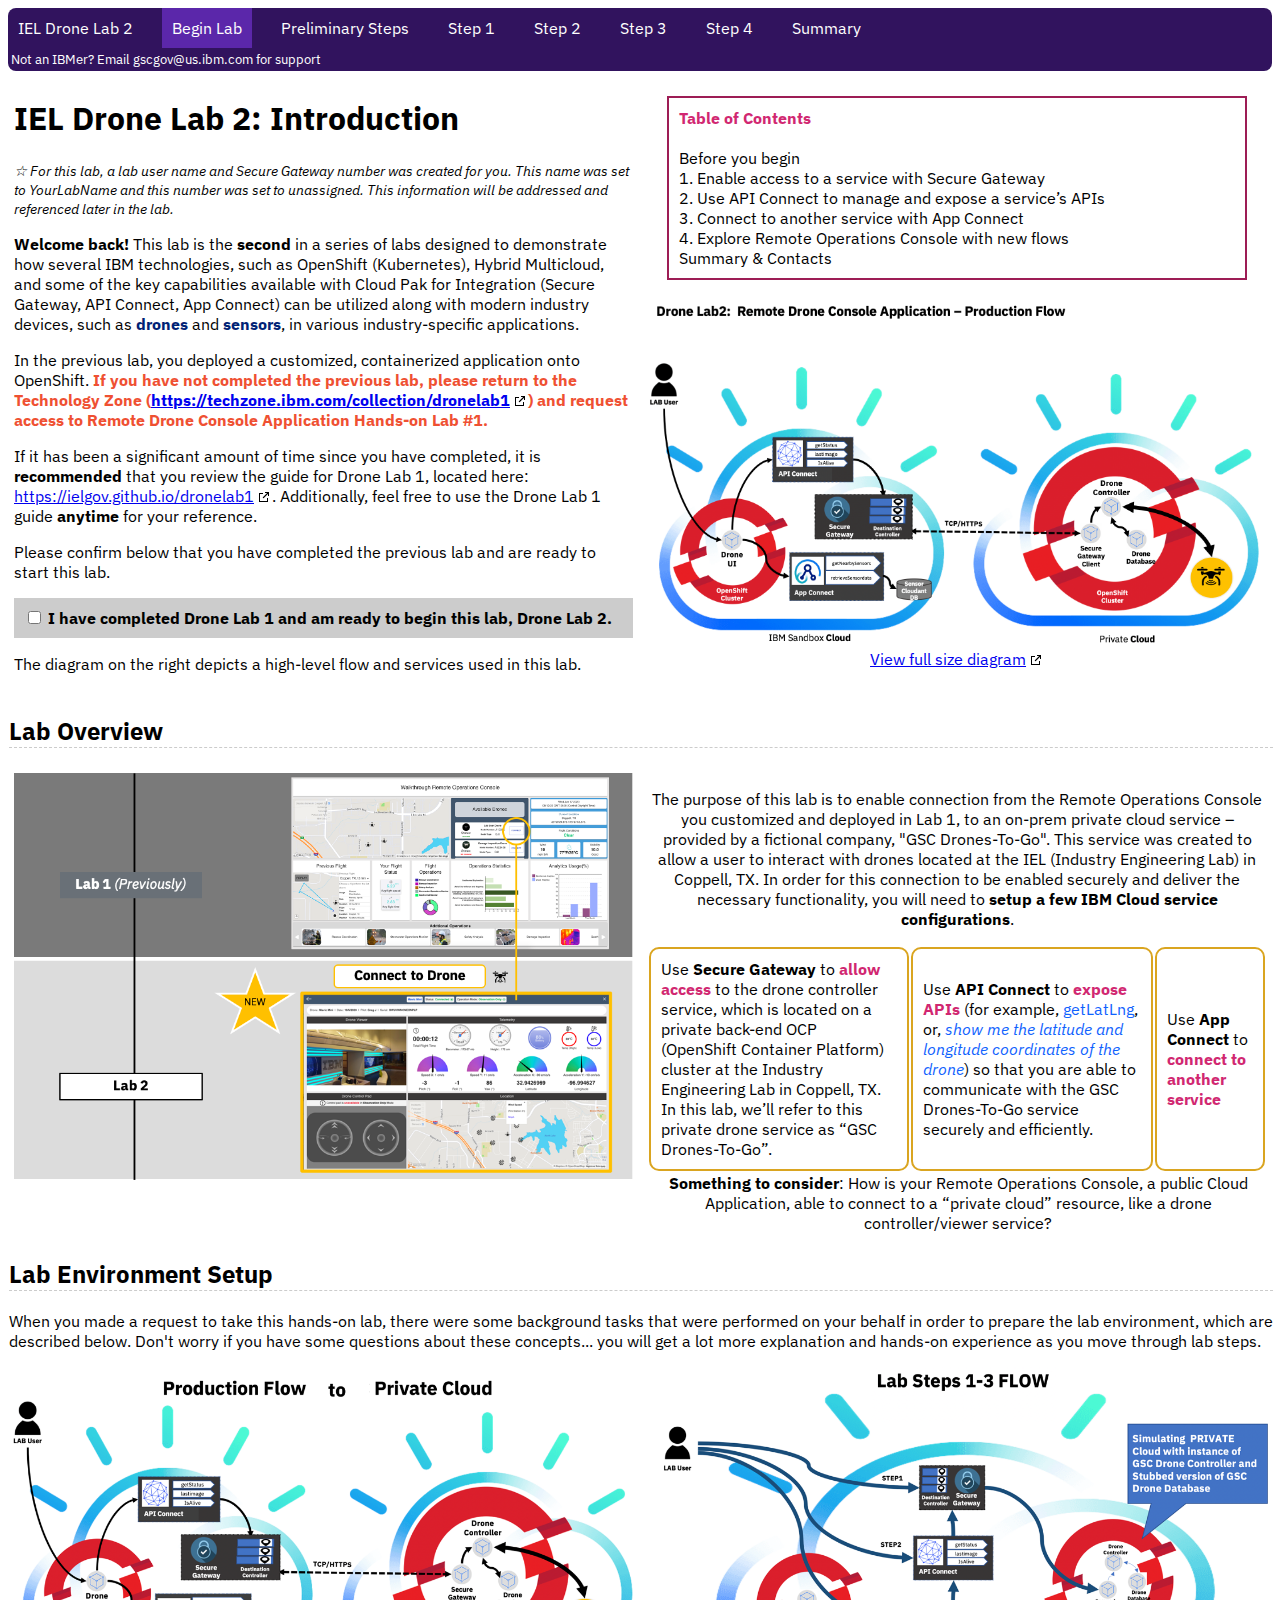
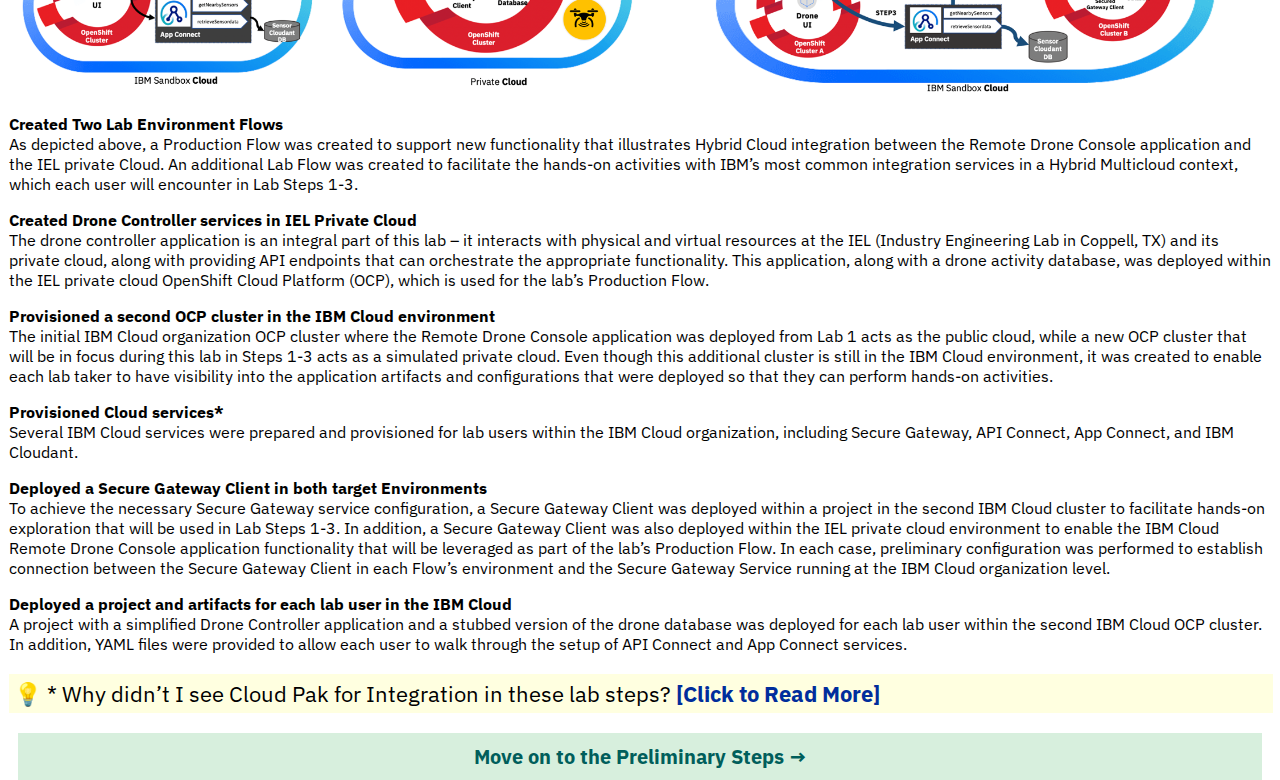
<file: index.html>
<html lang="en">

<head>
    <meta charset="UTF-8" />
    <title>IEL Drone Lab 2 - Instructions</title>
    <link href="https://fonts.googleapis.com/css2?family=IBM+Plex+Mono:ital@0;1&family=IBM+Plex+Sans+Condensed:ital@0;1&family=IBM+Plex+Sans:ital,wght@0,100;0,400;0,700;1,100;1,400;1,700&family=IBM+Plex+Serif:ital@0;1&display=swap" rel="stylesheet" />
    <link rel="stylesheet" href="./style.css" />
    <script src="https://ajax.googleapis.com/ajax/libs/jquery/3.5.1/jquery.min.js"></script>
</head>

<body>
    <a id="top"></a>
    <div id="navbar">
        <span class="start" onClick="toggleOptions()">IEL Drone Lab 2</span>
        <span id="nb" class="item" onClick="moveTo('begin')" style="background-color: #5B27AA;">Begin Lab</span>
        <span id="np" class="item" onClick="moveTo('prelim')">Preliminary Steps</span>
        <span id="n1" class="item" onClick="moveTo('s1')">Step 1</span>
        <span id="n2" class="item" onClick="moveTo('s2')">Step 2</span>
        <span id="n3" class="item" onClick="moveTo('s3')">Step 3</span>
        <span id="n4" class="item" onClick="moveTo('s4')">Step 4</span>
        <span id="ns" class="item" onClick="moveTo('sum')">Summary</span>
        <div id="links_support">
            <table>
                <tbody>
                    <tr>
                        <td><a class="link" href="mailto:gscgov@us.ibm.com?cc=edgingtn@us.ibm.com, sjchrist@us.ibm.com, mariados@us.ibm.com&subject=Requesting%20Support%20-%20IEL%20Drone%20Lab2%20(Satellite)&body=(Your%20message%20here)"><span class="out itemlink">Not an IBMer? Email gscgov@us.ibm.com for support</span></a></td>
                    </tr>
                </tbody>
            </table>
        </div>
    </div>
    <!--<div id="optionsMenu"><span class="opt" id="highlightedUpdates2" onClick="updates2()">[Highlight 7/14/2020 Updates]</span> <span class="opt" id="highlightedUpdates" onClick="updates()">[6/30/2020]</span> <span id="keepTop" onClick="keepTop()">Keep at top</span></div>-->
    <div id="full">
        <!--- Begin Lab -->
        <div id="beginlab" class="main" style="display:block;">
            <div class="block">
                <div class="leftHalf">
                    <h1>IEL Drone Lab 2: Introduction</h1>
                    <span class="userNote">&#9734 For this lab, a lab user name and Secure Gateway number was created for you. This name was set to <span class="labnameHere">YourLabName</span> and this number was set to <span class="sg_numberHere">unassigned</span>. This information will be addressed and referenced later in the lab.</span>

                    <p>
                        <b>Welcome back!</b> This lab is the <b>second</b> in a series of labs designed to demonstrate how several IBM technologies, such as OpenShift (Kubernetes), Hybrid Multicloud, and some of the key capabilities available with Cloud Pak for Integration (Secure Gateway, API Connect, App Connect) can be utilized along with modern industry devices, such as <span class="darkblue">drones</span> and <span class="darkblue">sensors</span>, in various industry-specific applications.
                    </p>

                    <p>
                        In the previous lab, you deployed a customized, containerized application onto OpenShift. <span class="orange">If you have not completed the previous lab, please return to the Technology Zone  (<a href="https://techzone.ibm.com/collection/dronelab1" target="_blank">https://techzone.ibm.com/collection/dronelab1</a>) and request access to Remote Drone Console Application Hands-on Lab #1.</span>
                    </p>

                    <p>
                        If it has been a significant amount of time since you have completed, it is <b>recommended</b> that you review the guide for Drone Lab 1, located here: <a href="https://ielgov.github.io/dronelab1" target="_blank">https://ielgov.github.io/dronelab1</a>. Additionally, feel free to use the Drone Lab 1 guide <b>anytime</b> for your reference.</p>

                    <p>
                        Please confirm below that you have completed the previous lab and are ready to start this lab.
                    </p>

                    <p id="lab1Confirm">
                        <input type="checkbox" id="lab1Complete" onclick="lab1Completed()"> I have completed Drone Lab 1 and am ready to begin this lab, Drone Lab 2.</p>

                    <p id="lab1Confirmation" style="display:none">Thank you for completing Drone Lab 1! You may continue on with this lab.</p>

                    <p>The diagram on the right depicts a high-level flow and services used in this lab.</p>
                </div>
                <div class="rightHalf">
                    <div class="tableofcontents">
                        <span class="magenta">Table of Contents</span>
                        <br>
                        <br>
                        Before you begin <br>
                        1. Enable access to a service with Secure Gateway <br>
                        2. Use API Connect to manage and expose a service’s APIs <br>
                        3. Connect to another service with App Connect <br>
                        4. Explore Remote Operations Console with new flows <br>
                        Summary & Contacts
                    </div>
                    <img class="sideImage" src="./img/prodflow.png" />
                    <br>
                    <a href="./img/prodflow.png" target="_blank">View full size diagram</a>
                </div>
            </div>
            <div class="block">
                <h2> Lab Overview </h2>
            </div>
            <div class="block">
                <div>
                    <div class="leftHalf">
                        <img src="./img/labOverview2.png" class="bigImage" />
                    </div>
                    <div class="rightHalf">
                        <p>The purpose of this lab is to enable connection from the Remote Operations Console you customized and deployed in Lab 1, to an on-prem private cloud service – provided by a fictional company, "GSC Drones-To-Go". This service was created to allow a user to interact with drones located at the IEL (Industry Engineering Lab) in Coppell, TX. In order for this connection to be enabled securely and deliver the necessary functionality, you will need to <b>setup a few IBM Cloud service configurations</b>.</p>

                        <table class="impTable">
                            <tbody>
                                <tr>
                                    <td>
                                        Use <b>Secure Gateway</b> to <span class="magenta">allow access</span> to the drone controller service, which is located on a private back-end OCP (OpenShift Container Platform) cluster at the Industry Engineering Lab in Coppell, TX. In this lab, we’ll refer to this private drone service as “GSC Drones-To-Go”.
                                    </td>
                                    <td>
                                        Use <b>API Connect</b> to <span class="magenta">expose APIs</span> (for example, <span class="tblue">getLatLng</span>, or, <i><span class="tblue">show me the latitude and longitude coordinates of the drone</span></i>) so that you are able to communicate with the GSC Drones-To-Go service securely and efficiently.
                                    </td>
                                    <td>
                                        Use <b>App Connect</b> to <span class="magenta">connect to another service</ that provides geospatial tools for nearby available sensors based on information provided via APIs. </td> </tr> </tbody> </table> <div class="block">
                                            <b>Something to consider</b>: How is your Remote Operations Console, a public Cloud Application, able to connect to a “private cloud” resource, like a drone controller/viewer service?
                    </div>
                </div>
            </div>
        </div>
        <div class="block">

            <h2>Lab Environment Setup</h2>

            <p>When you made a request to take this hands-on lab, there were some background tasks that were performed on your behalf in order to prepare the lab environment, which are described below. Don't worry if you have some questions about these concepts... you will get a lot more explanation and hands-on experience as you move through lab steps.</p>

            <img src="./img/prodFlow_explanation.png" width="100%" />

            <p>
                <b>Created Two Lab Environment Flows </b><br>

                As depicted above, a Production Flow was created to support new functionality that illustrates Hybrid Cloud integration between the Remote Drone Console application and the IEL private Cloud. An additional Lab Flow was created to facilitate the hands-on activities with IBM’s most common integration services in a Hybrid Multicloud context, which each user will encounter in Lab Steps 1-3.
            </p>

            <p>
                <b>Created Drone Controller services in IEL Private Cloud </b><br>
                
                The drone controller application is an integral part of this lab – it interacts with physical and virtual resources at the IEL (Industry Engineering Lab in Coppell, TX) and its private cloud, along with providing API endpoints that can orchestrate the appropriate functionality. This application, along with a drone activity database, was deployed within the IEL private cloud OpenShift Cloud Platform (OCP), which is used for the lab’s Production Flow.
            </p>

            <p>
                <b>Provisioned a second OCP cluster in the IBM Cloud environment</b><br>

                The initial IBM Cloud organization OCP cluster where the Remote Drone Console application was deployed from Lab 1 acts as the public cloud, while a new OCP cluster that will be in focus during this lab in Steps 1-3 acts as a simulated private cloud. Even though this additional cluster is still in the IBM Cloud environment, it was created to enable each lab taker to have visibility into the application artifacts and configurations that were deployed so that they can perform hands-on activities.
            </p>

            <p>
                <b>Provisioned Cloud services* </b><br>

                Several IBM Cloud services were prepared and provisioned for lab users within the IBM Cloud organization, including Secure Gateway, API Connect, App Connect, and IBM Cloudant.
            </p>

            <p>
                <b>Deployed a Secure Gateway Client in both target Environments</b><br>

                To achieve the necessary Secure Gateway service configuration, a Secure Gateway Client was deployed within a project in the second IBM Cloud cluster to facilitate hands-on exploration that will be used in Lab Steps 1-3. In addition, a Secure Gateway Client was also deployed within the IEL private cloud environment to enable the IBM Cloud Remote Drone Console application functionality that will be leveraged as part of the lab’s Production Flow. In each case, preliminary configuration was performed to establish connection between the Secure Gateway Client in each Flow’s environment and the Secure Gateway Service running at the IBM Cloud organization level.
            </p>

            <p>
                <b>Deployed a project and artifacts for each lab user in the IBM Cloud </b><br>

                A project with a simplified Drone Controller application and a stubbed version of the drone database was deployed for each lab user within the second IBM Cloud OCP cluster. In addition, YAML files were provided to allow each user to walk through the setup of API Connect and App Connect services.
            </p>



            <div class="question">
                💡 * Why didn’t I see Cloud Pak for Integration in these lab steps? <span class="readmore">[Click to Read More]</span>
            </div>
            <div class="answer">
                <p>
                    IBM Cloud Pak for Integration would be the obvious choice to implement the functionality discussed in this lab in a production environment, where drone resources/data that the operators of the Remote Drone Console need to access resides across Hybrid Multi cloud environments— both public and private. That said, for the purposes of this lab, we chose the on-demand IBM cloud services for the following reasons:<br><br>
                    1. To avoid upfront capital expenses and to have predictable ongoing operating expenses.<br>
                    2. To avoid the additional administrative interfaces in Cloud Pak for Integration that would have been introduced before getting to the integration services that were of specific focus for this lab.<br>
                    3. To more easily manage the pricing plan and user administration for the specific required resources (Secure Gateway, API Connect, App Connect, Cloudant, etc.) that were available through IBM public cloud services in a context that the users were already familiar with.<br><br>
                    In short, using the IBM Public cloud services gave us the ability to provision and administer resources on-demand and only pay for what was needed, while still allowing the lab user to learn about three of Cloud Pak for Integration's powerful capabilities.</p>
            </div>


        </div>
        <div class="nextStepBar" onClick="moveTo('prelim')">
            Move on to the Preliminary Steps →
        </div>
    </div>
    <!--- Preliminary Steps -->
    <div id="prelim" class="main">

        <div class="block">
            <h2> Preliminary Steps </h2>
            <div class="leftHalf">
                <div class="goldInfo">
                    You will open <b>several tabs</b> throughout the course of this lab. To avoid confusion, it is recommended that this instruction site is viewed via a browser <b>window with no other tabs open</b> before you begin.
                </div>

                <p>
                    It is strongly recommended you use <b>Google Chrome</b> or <b>Mozilla Firefox</b> as your browser for this lab. Browsers such as Safari have been known to encounter errors with some of the IBM Cloud services.
                </p>

                <p>
                    The screenshots shown in this lab were recorded in a full screen width/height browser. Some IBM Cloud services <b>perform best in full screen resolution</b>.
                    </p>

                <p>
                    To avoid issues as you navigate through the lab steps, it is ideal to use the buttons and tabs within the instructions (as opposed to using your browser's "back" and "forward" options).
                </p>


                <p>
                    <b>After you requested this lab, you should have received an email </b> containing the <b>link to this instructions page.</b>
                </p>

                <p>
                    <b>Note</b>:
                    <span class="inote">
                        If you start this lab without completing Drone Lab 1 first, or without being assigned a lab name or Secure Gateway number, you will encounter errors and be unable to complete this lab successfully.
                    </span>
                </p>

                <p>
                    <span class="green">The instructions here will guide you through the lab step by step.</span>
                </p>
            </div>

            <div class="rightHalf">
                <p>This instructions page that you have been provided should contain your lab name and your assigned Secure Gateway number.</p>

                <div class="impInfo">
                    <p><b>Your Lab Name</b>: <span class="labnameHere">YourLabName</span></p>
                    <p><b>Your Secure Gateway number</b>: <span class="sg_numberHere">unassigned</span></p>
                </div><br>
                <div class="subImpInfo">
                    Referencing the above, if your Lab Name is <b>"YourLabName"</b> and/or your Secure Gateway number is <b>"unassigned"</b>, please use the <b>email</b> link located in the <b>top right corner</b> of this page and send an email to gscgov@us.ibm.com with the subject <b>"I was not assigned a lab name/Secure Gateway number for Drone Lab 2."</b>
                </div>

            </div>
        </div>



        <div class="timeline">
            <table>
                <tbody>
                    <tr>
                        <td class="step next">
                            <div class="title">Step 1 <b>Next</b></div><br>
                            ☑ Access IBM Cloud <br>
                            ☑ Access RedHat OpenShift cluster <br>
                            ☑ Open RedHat OpenShift web console <br>
                            ☑ Setting up the Access Control List (ACL) <br>
                            ☑ Adding a Secure Gateway destination <br>
                        </td>
                        <td class="arrow">→</td>
                        <td class="step">
                            <div class="title">Step 2</div><br>
                            ☑ Add a catalog<br>
                            ☑ Work with OpenAPI definitions <br>
                            ☑ Edit and publish API product <br>
                            ☑ Explore and test API <br>
                        </td>
                        <td class="arrow">→</td>
                        <td class="step">
                            <div class="title">Step 3</div><br>
                            ☑ Explore sensor database <br>
                            ☑ Set up App Connect flow <br>
                            ☑ Start the API <br>
                            ☑ Try out the flow <br>
                        </td>
                        <td class="arrow">→</td>
                        <td class="step">
                            <div class="title">Step 4</div><br>
                            ☑ Recap previous steps<br>
                            ☑ View configurations made for this lab<br>
                            ☑ Explore the drone viewer modal<br>
                        </td>
                    </tr>
                </tbody>
            </table>
        </div>
        <br>
        <div class="nextStepBar" onClick="moveTo('s1')">
            Ready? Move on to Step 1 and start the lab →
        </div>

    </div>
    <!--- Begin Step 1 -->
    <div id="step1" class="main">
        <div id="menu">
            <a href="#step1" class="start">Step 1</a>
            <a href="#1_1">1.1 Access IBM Cloud</a>
            <a href="#1_2">1.2 Access RedHat OpenShift cluster</a>
            <a href="#1_3">1.3 Open RedHat OpenShift web console</a>
            <a href="#1_4">1.4 Setting up the Access Control List (ACL)</a>
            <a href="#1_5">1.5 Adding a Secure Gateway destination</a>
            <a href="#finishStep1" class="end">Finish Step 1</a>
        </div>
        <div id="content">
            <div id="main">

                <div id="sec_step1">
                    <h1>
                        <a name="step1">1. Enable access to a service with Secure Gateway</a>
                    </h1>
                    <p>
                        In this step, the first few instructions may seem familiar – you should be comfortable with navigating to and within an OpenShift web console in the IBM organization cluster based on your completion of the first Drone lab. As a reminder, you can always reference the first lab’s instructions guide here <a href="https://ielgov.github.io/dronelab1" target="_blank">https://ielgov.github.io/dronelab1</a>. In this lab, you will focus on a different cluster: one that emulates a real-life organization that has its own private service.</p>

                    <p>
                        The purpose of this setup was to demonstrate the technology and value behind connecting various applications and services between different clusters, even if they are public or private. In a typical case, an application may want to access services that are located in a private cloud. With the inherit nature of private cloud, it may seem problematic to introduce communication with any public cloud application. </p>



                    <table class="section_withImage">
                        <tbody>
                            <tr>
                                <td width="30%">
                                    <p>Let’s take a moment to review some concepts you will be delving into in the next few steps. Consider two parties involved: </p>

                                    <p>1. the Operators that use the Remote Drone Operations Console application, and,</p>

                                    <p>2. an organization, “GSC Drones-To-Go”, which has private on-prem resource in Coppell, TX that allows piloting and observing of local drones.</p>

                                </td>
                                <td width="70%" style="text-align: center">
                                    <img src="./img/1_overview.png" width="100%">
                                    <br>
                                    <a href="./img/1_overview.png" target="_blank">View full size diagram</a>
                                </td>
                            </tr>
                        </tbody>
                    </table>

                    <p>GSC Drones-To-Go wants users like the Operators to access their drone service, wants to easily manage their access, and wants to make sure this connection is done securely so they aren’t compromised in any way.</p>

                    <p>The Operators, owners and users of the Remote Drone Operations Console, want to connect the service that GSC Drones-To-Go provides. </p>

                    <p>You will explore how IBM® Secure Gateway can help enable the connection between the Public Safety Situational Awareness Operator users in one cloud environment and the GSC Drones-To-Go services that are  running in another cloud environment. By deploying the lightweight and natively installed Secure Gateway Client, a secure, persistent connection can be established between your environment and the cloud. You can imagine the Secure Gateway Client is like an on-prem bouncer, checking who wants access based on their list. </p>

                    <p>Secure Gateway allows the safe connection of applications and resources regardless of their location. This is important - rather than bridging your environments at the network level like a traditional VPN, Secure Gateway provides granular resource control operating with the principle of least privilege as its core tenet.</p>

                    <p>In this step of the lab, you learn about how to use Secure Gateway to bridge connection between the Remote Drone Operations Console and the on-prem resource at GSC Drones-To-Go. In later steps, you will continue to get more access to the IEL Drone-To-Go service, including accessing APIs and even invoking related flows. </p>

                    <img src="./img/flow_1.png" class="standardImage" />



                    <p>Reference:</p>
                    <div class="whole">
                        <div class="ref instructionRect">
                            <div class="in">
                                <span class="title">Instruction/Step</span>
                                <br>
                                <span class="UPDATE">Indicated as</span> text with light blue background.
                                <br>
                                <br>
                                <i>Example:</i>
                                <br>
                                <div class="step">Scroll down after you make your changes</div>
                            </div>
                        </div>
                        <div class="ref reminderRect">
                            <div class="in UPDATE">
                                <span class="remindertitle">Reminder</span>
                                <br>
                                It's important to read each step carefully and in order. <br> <br>
                                Skipping sections, reading too fast, or not clicking to read <br>
                                <div class="ex_question">💡 <b>More Information</b> lightbulb blocks</div>
                                <br> may result in incomplete learning.
                            </div>
                        </div>
                    </div>
                    <br>
                    <br>
                    <div class="whole">
                        <div class="rect blueRect">
                            <div class="in">
                                Technologies Used
                                <br>
                                <img src="./img/cloud.png" /><br>
                                <img src="./img/openshift.png" /><br>
                                <img src="./img/securegateway.png" />
                            </div>
                        </div>

                        <div class="rect magentaRect">
                            <div class="in">
                                Your Tasks for Step 1 <br><br>
                                <div class="list">
                                    ✅ Access IBM Cloud <br>
                                    ✅ Access RedHat OpenShift cluster <br>
                                    ✅ Open RedHat OpenShift web console <br>
                                    ✅ Setting up the Access Control List (ACL) <br>
                                    ✅ Adding a Secure Gateway destination <br>
                                </div>
                            </div>
                        </div>
                    </div>
                    <br>
                    <br>
                    <div class="timeline">
                        <table>
                            <tbody>
                                <tr>
                                    <td class="step inprogress">
                                        <div class="title">Step 1 <b>In Progress</b></div><br>
                                        ☑ Access IBM Cloud <br>
                                        ☑ Access RedHat OpenShift cluster <br>
                                        ☑ Open RedHat OpenShift web console <br>
                                        ☑ Setting up the Access Control List (ACL) <br>
                                        ☑ Adding a Secure Gateway destination <br>
                                    </td>
                                    <td class="arrow">→</td>
                                    <td class="step">
                                        <div class="title">Step 2</div><br>
                                        ☑ Add a catalog<br>
                                        ☑ Work with OpenAPI definitions <br>
                                        ☑ Edit and publish API product <br>
                                        ☑ Explore and test API <br>
                                    </td>
                                    <td class="arrow">→</td>
                                    <td class="step">
                                        <div class="title">Step 3</div><br>
                                        ☑ Explore sensor database <br>
                                        ☑ Set up App Connect flow <br>
                                        ☑ Start the API <br>
                                        ☑ Try out the flow <br>
                                    </td>
                                    <td class="arrow">→</td>
                                    <td class="step">
                                        <div class="title">Step 4</div><br>
                                        ☑ Recap previous steps<br>
                                        ☑ View configurations made for this lab<br>
                                        ☑ Explore the drone viewer modal<br>
                                    </td>
                                </tr>
                            </tbody>
                        </table>
                    </div>
                    <br>
                </div>

                <!-- 1.1 -->
                <div id="sec_1_1">
                    <h2>
                        <a name="1_1">1.1 Access IBM Cloud</a>
                    </h2>

                    <div class="sectionTitle">1.1.1</div>
                    <p>
                        Just like in the first lab, you’ll need to access RedHat OpenShift through the IBM Cloud in order to build and deploy your application. Begin by signing into IBM Cloud. ( New Tab ⇒ <a href="https://cloud.ibm.com" target="_blank">https://cloud.ibm.com</a> ) (Single Sign-On Required with w3id)
                    </p>

                    <table class="section_withImage">
                        <tbody>
                            <tr>
                                <td>
                                    <p>Once you’ve logged in, you should be greeted with a dashboard that displays the various resources that IBM Cloud has to offer. From Cognitive APIs to DevOps to Classic Infrastructure resources, IBM Cloud has many offerings to explore. </p>

                                    <p>At the top of the dashboard, you’ll see a navigation bar. On the right side of the navigation bar, there is a dropdown for various accounts you may be a part of. Most likely, the default is the last account you opened, if not the only one available.</p>

                                    <p>For this lab, you’ll be working in the 1500867 – IBM account. </p>

                                    <div class="step">
                                        Click on the 1500867 – IBM account in the IBM Cloud’s navigation bar dropdown.
                                    </div>
                                </td>
                                <td>
                                    <img class="rightFloat" src="./img/1_1_1.png">
                                </td>
                            </tr>
                        </tbody>
                    </table>
                </div>

                <!-- 1.2 -->
                <div id="sec_1_2">
                    <h2>
                        <a name="1_2">1.2 Access RedHat OpenShift cluster </a>
                    </h2>
                    <div class="sectionTitle">1.2.1</div>
                    <table class="section_withImage">
                        <tbody>
                            <tr>
                                <td>
                                    <p>Once you click on 1500867 - IBM, your dashboard will update with Resources that are specific to it. You should see a Resource summary card that currently contains a Resource: Clusters.</p>
                                    <div class="step">Click on View all in the Resource summary card.</div>
                                </td>
                                <td>
                                    <img class="rightFloat" src="./img/1_2_1.png">
                                </td>
                            </tr>
                        </tbody>
                    </table>

                    <div class="sectionTitle">1.2.2</div>

                    <p>You may recall that in Drone Lab 1, you accessed the mycluster-dal12-b3c.4x16 cluster, using it to deploy your remote drone operations console onto the public cloud. For the purposes of this lab, this mycluster-dal12-b3c.4x16 cluster will be referred to as “Cluster A”. </p>

                    <p>For most of this lab, you will be working with the <b>droneLabs</b> cluster, which may sometimes be referred to as “Cluster B” or “Lab 2 Cluster” throughout these instructions.</p>

                    <p>You will notice that there are several other resources located in this list. Grouped in the Cloud Foundry services, you will see resources like DroneLab_Secure Gateway-jv, DroneLab_API Connect-52, and DroneLab_App Connect-68. These will be utilized in later steps throughout this lab.</p>

                    <div class="step">
                        Click on <b>Clusters</b> grouping, and then the <b>droneLabs</b> cluster.
                    </div>
                    <br><br>

                    <img class="standardImage" src="./img/1_2_2.png">

                    <p>Cluster B will be used in this lab to demonstrate how services and applications located in a public cloud can communicate with services and applications in a private cloud. For this lab, imagine that Cluster B is private, and you want your application to have the ability to communicate with services located in this separate Cluster B. You will see in later steps why this is, based on the services located in this cluster.
                    </p>

                    <div class="question">
                        💡 What is the difference between public and private cloud? <span class="readmore">[Click to Read More]</span>
                    </div>
                    <div class="answer">
                        <p>The definitions of public and private cloud are constantly evolving. It used to be defined by location and ownership, but keep in mind that as technologies become more complex, the definitions need to match. Below are some loose definitions to help with understanding the differences between them.</p>
                        Public cloud - created from resources not owned by the end user that can be redistributed to other tenants.<br>Private cloud - solely dedicated to the end user, usually within the user’s firewall and sometimes on premise.</p>
                    </div>






                </div>

                <!-- 1.3 -->
                <div id="sec_1_3">
                    <h2>
                        <a name="1_3">1.3 Open RedHat OpenShift web console</a>
                    </h2>
                    <div class="sectionTitle">1.3.1</div>
                    <p>Let’s examine this cluster’s (droneLabs) overview of the resource.</p>

                    <p>You will remember from Drone Lab 1 that on the left side is the additional settings menu. In the middle is the summary card for the cluster. On the right side, you’ll see worker nodes/cluster insights. It includes diagnostics and status information about the cluster. All of this provides a summary of the OpenShift instance before you jump in and work directly inside of it. </p>

                    <img class="standardImage" src="./img/1_3_1_A.png" /> <br><br>

                    <table class="section_withImage">
                        <tbody>
                            <tr>
                                <td>
                                    <p>
                                        <div class="step">Click on the OpenShift web console button in the top right to access the console.
                                        </div>
                                    </p>
                                </td>
                                <td>
                                    <img class="rightFloat" src="./img/1_3_1_B.png">
                                </td>
                            </tr>
                        </tbody>
                    </table>

                    <p>When you click this button, you may be prompted with an alert saying you need to enable pop-ups. If you get that prompt, enable pop-ups for this site click the OpenShift web console button a second time and wait for the new page to open. </p>

                    <div class="problem question">
                        ⚠️ How do I enable pop-ups? <span class="readmore">[Click to Troubleshoot]</span>
                    </div>
                    <div class="answer">
                        Generally speaking, in the address bar, you may see an alert saying, "Pop-up blocked". Click the link for the pop-up you want to see. To always see pop-ups for the site, select Always allow pop-ups and then Done.<br><br>


                        <b>Windows Operating System</b> <br>
                        Firefox: <br>
                        <a href="https://support.mozilla.org/en-US/kb/pop-blocker-settings-exceptions-troubleshooting" target="_blank">https://support.mozilla.org/en-US/kb/pop-blocker-settings-exceptions-troubleshooting</a> <br> <br>
                        Google Chrome: <br>
                        <a href="https://support.google.com/chrome/answer/95472?co=GENIE.Platform%3DDesktop&hl=en" target="_blank">https://support.google.com/chrome/answer/95472?co=GENIE.Platform%3DDesktop&hl=en</a> <br> <br> <br>

                        <b>Mac Operating System</b> <br>
                        Safari: <br>
                        <a href="https://www.technipages.com/safari-popup-blocker" target="_blank">https://www.technipages.com/safari-popup-blocker</a> <br> <br>
                        Firefox: <br>
                        <a href="https://support.mozilla.org/en-US/kb/pop-blocker-settings-exceptions-troubleshooting" target="_blank">https://support.mozilla.org/en-US/kb/pop-blocker-settings-exceptions-troubleshooting</a> <br> <br>
                        Google Chrome: <br>
                        <a href="https://support.google.com/chrome/answer/95472?co=GENIE.Platform%3DDesktop&hl=en" target="_blank">https://support.google.com/chrome/answer/95472?co=GENIE.Platform%3DDesktop&hl=en</a> <br> <br>
                    </div>

                    <p>It may take several seconds for this new tab to load completely. The reason for this is that you have moved into a RedHat OpenShift instance. Here you can see which projects and applications are deployed on your cluster. </p>

                    <div class="important" style="text-align: left">
                        Before we get too far, let’s make sure you are in the Developer Perspective for the Project space allocated for this lab: <br> <br>
                        1) Set your perspective in the left menu by clicking the dropdown and selecting <b>&lt;/&gt; Developer</b> (instead of <i>Administrator</i>).<br><br>
                        2) Click the dropdown where it says <b>Project</b> (at the top) and make sure "<span class="labnameHere">YourLabName</span>-2020-lab-2" is selected.<br><br>
                        3) Click <b>Topology</b> on the left menu.</div>

                    <div class="problem question">
                        ⚠️ My page looks <b>different</b>! / I see an <b>error</b> on the page below! <span class="readmore">[Click to Troubleshoot]</span>
                    </div>
                    <div class="answer">
                        <img src="./img/1_3_1_C.png" class="sideImage_left_big" /><br><br>If you see "<b>Restricted Access: You don’t have access to this section due to cluster policy</b>" along with the error details, <i>"deploymentconfigs.apps.openshift.io is forbidden: User “IAM#...” cannot list resource “deploymentconfigs” in API group “apps.openshift.io" in the namespace “default”</i>, make sure to select the <b>developer perspective</b> and that you are in the <b>correct project</b>. Your project should be "<b><span class="labnameHere">YourLabName</span>-2020-lab-2</b>".

                        <p>If you do <b>NOT</b> see a page similar to the one below, email a screenshot of your page to gscgov@us.ibm.com (link in the top right corner) along with the message, <b>"My Topology view in OpenShift doesn't match the screenshot in Step 1.3.1."</b></p>

                    </div>

                    <img class="standardImage" src="./img/1_3_1_C.png" /> <br><br>

                    <p>You should see the drone-controller node already located in the topology. As mentioned earlier, imagine this cluster you’re currently in, Cluster B, is GSC-To-Go’s private cluster, where their own applications and services are located. Your Remote Drone Operations Console application, on the totally separate and public Cluster A, wants to communicate and use these services, but the organization wants to make sure this is done properly and securely. </p>

                    <table class="section_withImage">
                        <tbody>
                            <tr>
                                <td>
                                    <p>You will recall that your Remote Drone Operations Console had a component to “Connect” to some available drones. 
                                        In the next several steps, you will learn how this connection can be enabled, starting with the use of Secure Gateway.
                                    </p>
                                </td>
                                <td>
                                    <img class="rightFloat" src="./img/1_3_1_D.png">
                                </td>
                            </tr>
                        </tbody>
                    </table>





                </div>

                <!-- 1.4 -->
                <div id="sec_1_4">
                    <h2>
                        <a name="1_4">1.4 Setting up the Access Control List (ACL)</a>
                    </h2>
                    <div class="sectionTitle">1.4.1</div>

                    <p>In the introduction of this step, you read an analogy made regarding the Secure Gateway Client, acting as an on-prem bouncer, checking who wants access based on their list. This list is significant – it’s referred to as the Access Control List (ACL). You can allow or restrict (deny) access to on-premises resources by making modifications to the ACL. This can be done interactively using the client commands or specifying a file that contains the ACLs you want to have in affect.</p>
                    
                    <p>ACL enables the Secure Gateway client to access the identified resource (hostname or IP address) in the environment and allows the request from Secure Gateway server. In order to identify the lab drone controller's information, click on the big center icon for the drone-controller node, opening the right side menu.</p>

                    <div class="question">
                        💡 What exactly is an ACL? <span class="readmore">[Click to Read More]</span>
                    </div>
                    <div class="answer">
                        <p>The Access Control List (ACL) is a not a term specific to IBM Secure Gateway. In fact, in networking, an ACL is one of the most fundamental components of security.</p>

                        <p>An Access Control Lists “ACL” is a function that watches incoming and outgoing traffic and compares it with a set of defined statements. Access Control Lists “ACLs” are network traffic filters that can control incoming or outgoing traffic. ACLs work on a set of rules that define how to forward or block a packet at the router’s interface. An ACL is the same as a Stateless Firewall, which only restricts, blocks, or allows the packets that are flowing from source to destination.</p>

                        <p>When you define an ACL on a routing device for a specific interface, all the traffic flowing through will be compared with the ACL statement which will either block it or allow it. The criteria for defining the ACL rules could be the source, the destination, a specific protocol, or more information. ACLs are common in routers or firewalls, but they can also configure them in any device that runs in the network, from hosts, network devices, servers, etc. </p>

                        <p>Read more about ACLs here: <a href="https://www.ittsystems.com/access-control-list-acl" target="_blank">https://www.ittsystems.com/access-control-list-acl</a> </p>
                    </div>

                    <div class="step">Click on the big center icon for the drone-controller node (as indicated in the screenshot below) to open the right side menu.</div>

                    <br><br>

                    <img class="standardImage" src="./img/1_4_1.png">

                    <p>This right side menu lists all the details for the drone-controller node. You will notice that the pod is running, builds, services, and routes. For now, let’s take a look at the service resource,  where you can get the drone-controller's route name (hostname) and port#, which has the S icon before it.</p>

                    <div class="step">Click on the drone-controller service, located under Services.</div>

                    <div class="sectionTitle">1.4.2</div>

                    <p>Clicking on the drone-controller services opens a full page view, complete with all of its related service details. Take note of the Service Routing on the right side – you will see the Cluster IP address location, along with Service Port Mapping (8080). To make it easier for lab administration, for the next steps you will use the namespace instead of the Cluster IP address. It should be noted that both will work and enable access accordingly.</p>

                    <div class="question">
                        💡 What is a namespace? <span class="readmore">[Click to Read More]</span>
                    </div>
                    <div class="answer">
                        <p>A Kubernetes namespace provides a mechanism to scope resources in a cluster. In OpenShift, a project is a Kubernetes namespace with additional annotations.</p>

                        <p>Namespaces provide a unique scope for:<br>
                            - Named resources to avoid basic naming collisions.<br>
                            - Delegated management authority to trusted users.<br>
                            - The ability to limit community resource consumption.</p>

                        <p>Most objects in the system are scoped by namespace, but some are excepted and have no namespace, including nodes and users. Read more about namespaces here: <a href="https://docs.openshift.com/enterprise/3.0/architecture/core_concepts/projects_and_users.html#namespaces" target="_blank">https://docs.openshift.com/enterprise/3.0/architecture/core_concepts/projects_and_users.html#namespaces</a>.</p>

                    </div>

                    <img class="standardImage" src="./img/1_4_2.png">

                    <p>Under Service Overview, notice the Labels section. One label starts with “route-name=”. The route-name is what you will use for the Access Control List. For your convenience, your route name was generated below for easy access.</p>

                    <div class="codeblock">
                        <div class="text-wrap">
                            Your route name<br>
                            <textarea class="routeNameHere" id="text-routename" readonly>drone-controller.YourLabName-2020-lab-2.svc.cluster.local</textarea>
                            <br>
                            <div id="copyToClipboard-routename" class="clipboardButton">Copy to clipboard</div>
                            <div id="notif-routename" class="notif"></div>
                        </div>
                    </div>

                    <br>

                    <div class="step">Copy the route-name label under Labels in Service Overview (copy text after route-name=) <br/>OR click on the “Copy to clipboard” button above.<br/> Do NOT paste it anywhere just yet!</div>

                    <p>What you copied here will be used more than once in this lab. It will be provided to you again in later steps.</p>

                    <div class="sectionTitle">1.4.3</div>

                    <p>When you were provisioned this lab, you were placed in a project group based on the availability of connected secure gateway client connections and destinations at the time based on the associated pricing plan options. our assigned Secure Gateway group number was provided as part of you customized instructions link, which you can view below.</p>

                    <div class="impInfo">Your Secure Gateway Client group is <span class="sg_numberHere">unassigned</span></div>
                    <br><br>

                    <div class="step">This Secure Gateway number will be provided again when it is used later.</div>

                    <br><br>

                    <div class="sectionTitle">1.4.4</div>

                    <br><br>

                    <p>The Secure Gateway Client group number you were assigned is important in navigation to the next project will access. Let’s go to it now by leaving the Service Details page and heading back to the Topology view.</p>

                    <div class="step">Click on <b>Topology</b> on the left side menu to leave Service Details.</div>

                    <br><br>

                    <img class="standardImage" src="./img/1_4_4_B.png">

                    <p>Click on the Project dropdown to select the project where your Secure Gateway Client resides. Keep in mind that this will be different for various lab users depending on the group number you were assigned to in Step 1.4.3. In this example, the instructions lab user was assigned to group #1, so the project they chose was secure-gateway-client1. It is critical that you select the secure-gateway-client project that contains the group # you were assigned – otherwise, you will encounter errors. As a reminder, your Secure Gateway number is ___. (If it says you are unassigned, please send an email to gscgov@us.ibm.com, which you can click in the top right, along with the message, “I do not have a Secure Gateway number assigned”.</p>

                    <div class="step">Click on the Project dropdown and select the secure-gateway-client<span class="sg_numberHere">unassigned</span>.</div>

                    <table class="section_withImage">
                        <tbody>
                            <tr>
                                <td>
                                    <p>Make sure you are in the Topology view. Once you’ve selected your matching project, you’ll notice that a node has already been deployed within this Secure Gateway Client project. Once you click on the node’s Open URL button, located in the top right of it, it will open the route endpoint which contains a friendly user interface for updating the ACL.</p>
                                    <div class="step">Click on the <span class="magenta">Open URL</span> icon (top right corner of the node, see screenshot as reference) to open the endpoint.</div>
                                </td>
                                <td>
                                    <img class="rightFloat" src="./img/1_4_4_C.png">
                                </td>
                            </tr>
                        </tbody>
                    </table>

                    <br><br><br><br>

                    <div class="sectionTitle">1.4.5</div>

                    <p>What you’ve opened in the previous sub-step was the Secure Gateway Client – the bouncer, so to speak. It contains the ability to View Logs, see Connection Info, and most importantly, have a designated Access Control List. Let’s take a look at this list and add the address you copied in Step 1.4.2.</p>

                    <div class="step">Click on <b>Access Control List</b>.</div>

                    <br><br>

                    <img class="standardImage" src="./img/1_4_5_A.png">

                    <br><br>

                    <div class="question">
                        💡 What is the top right icon that says "Enabled" mean? <span class="readmore">[Click to Read More]</span>
                    </div>
                    <div class="answer">
                        <p>You may have wondered how the Secure Gateway Client was installed into this project, and furthermore you probably noticed that the Secure Gateway Client already has a connection established.  These preliminary steps were already done on our behalf as part of your lab user setup – if you are interested in seeing how it was done, watch the short video below.</p>
                        
                        <video width="100%" controls>
                            <source src="./vid/SecureGatewayClientInstall.mp4" type="video/mp4">
                            Your browser does not support the video tag.
                        </video>

                        <p>If you're unable to watch the video above, please go to <a href="https://ibm.box.com/s/ojaxqs4f7raue41z2uys7m55nlomd9zh" target="_blank">https://ibm.box.com/s/ojaxqs4f7raue41z2uys7m55nlomd9zh</a>.</p>

                        <p>The service at the organization level generates a gateway ID and security token, which the Secure Gateway Client adds to establish a connection from the service to the cloud or cluster where the client is running.</p>

                        <p>For your reference, the Secure Gateway Client was installed on the cluster as a docker container (or on-prem via Linux or Windows installers).</p>
                    </div>

                    <p>What you’ve opened in the previous sub-step was the Secure Gateway Client – the bouncer, so to speak. It contains the ability to View Logs, see Connection Info, and most importantly, have a designated Access Control List. Let’s take a look at this list and add the address you copied in Step 1.4.2. </p>

                    <img class="standardImage" src="./img/1_4_5_B.png">

                    <table class="section_withImage">
                        <tbody>
                            <tr>
                                <td>
                                    <img class="leftFloat_h" src="./img/1_4_5_C.png">

                                </td>
                                <td>



                                    <div class="codeblock">
                                        <div class="text-wrap">
                                            Your route name<br>
                                            <textarea class="routeNameHere" id="text-routename2" readonly>drone-controller.YourLabName-2020-lab-2.svc.cluster.local</textarea>
                                            <br>
                                            <div id="copyToClipboard-routename2" class="clipboardButton">Copy to clipboard</div>
                                            <div id="notif-routename2" class="notif"></div>
                                        </div>
                                    </div>

                                    <p>8080 is the port.</p>

                                    <div class="step">Paste your route-name address from Step 1.4.2 into the “Resource Hostname” field under Allow access. Type 8080 into the “Port” field. Then click on the Plus (+) button to add it.</div>

                                    <p>Congratulations! You added your drone-controller route name address to a list of allowed hostnames, which is managed by the Secure Gateway Client. In the next step, you will finally add a destination, which will define how to connect to the resource.</p>
                                </td>
                            </tr>
                        </tbody>
                    </table>





                    <div class="question">
                        💡 What is the benefit of using an ACL? <span class="readmore">[Click to Read More]</span>
                    </div>
                    <div class="answer">
                        <p>The main idea of using an ACL is to provide security to your network. Without it, any traffic is either allowed to enter or exit, making it more vulnerable to unwanted and dangerous traffic. To improve security with an ACL you can, for example, deny specific routing updates or provide traffic flow control.</p>
                        
                        <p>For example, you could have a routing device that has an ACL which is denying access to host A into the one network, and at the same time, it is allowing access to host B in another network, even if there are other hosts in both networks. With an ACL you can filter packets for a single or group of IP addresses or different protocols, such as TCP or UDP. By being picky and controlling access to a very granular level, you can ensure the security of your operations.</p>

                        <p>Read more about ACL benefits here: <a href="https://www.ittsystems.com/access-control-list-acl" target="_blank">https://www.ittsystems.com/access-control-list-acl</a> </p>

                    </div>


                    <!-- 1.5 -->
                    <div id="sec_1_5">
                        <h2>
                            <a name="1_5">1.5 Adding a Secure Gateway destination</a>
                        </h2>
                        <div class="sectionTitle">1.5.1</div>

                        <p>Within a Secure Gateway, a destination is a definition of how to connect to a specific on-premises or cloud resource. Once the destination has been created, the Secure Gateway servers will provide it with a unique public endpoint where it will listen for connections while the gateway is connected.</p>

                        <p>Let’s get started by navigating away from the Access Control List in Step 1.4. You will want to open a new tab and go to the list of Resources within the 1500867 - IBM account. By expanding the Cloud Foundry Services section, you will find the Secure Gateway instance (DroneLab_Secure Gateway-jv) that already exists. </p>

                        <div class="step">In a new tab, open <a href="https://cloud.ibm.com/resources" target="_blank">https://cloud.ibm.com/resources</a>. Then expand the Cloud Foundry Services section. Click on DroneLab_Secure Gateway-jv.</div>

                        <p>You should see the Secure Gateway Dashboard, which displays the total inbound and outbound traffic along with the option to select gateways that were premade. Based on the group number you were assigned in Step 1.4.3; you will want to select the corresponding gateway that matches your group number.</p>

                        <div class="question">
                            💡 How were these pre-made gateways created? <span class="readmore">[Click to Read More]</span>
                        </div>
                        <div class="answer">
                            Previously in Step 1.4.5, recall the video under the question <b>"What is the top right icon that says "Enabled" mean?"</b>. That video detailed the step-by-step flow that was necessary for the lab steps to be completed- it must be installed and connected prior to a lab user starting this lab.
                        </div>

                        <img class="standardImage" src="./img/1_5_1_B.png"><br>


                        <div class="step">Click on Lab2Gateway<span class="sg_numberHere">unassigned</span></div><br>



                        <p>Once you have selected and accessed your assigned gateway, you will be able to add your destination. This destination is a reference to the address you added to the Access Control List in the previous step. From within your assigned gateway and on the Destinations tab, the Add Destination button will open the Add Destination panel. </p>

                        <p>For your information, there are two methods for creating your destination: a guided setup that shows how each piece fits into the overall architecture and an advanced setup that provides all fields and options on a single panel. It should be noted that the guided setup does not allow for the configuration of proxy information, server name indicators, reject unauthorized or the upload of a destination-specific cert/key pair. After creation, all fields are available via the Edit Destination panel. This will be addressed in the later sub-steps.</p>

                        <div class="step">Click on the Plus (+) button to add a destination within your assigned gateway.</div>

                        <img class="standardImage" src="./img/1_5_1_C.png">

                        <div class="sectionTitle">1.5.2</div>

                        <p>
                            To make it simpler for you, the following series of steps will require the details below:
                        </p>

                        <p>
                            <i><b>Note</b>: Some of the dropdowns may be difficult to read, especially if you are not in a full screen view.</i>
                            </p>

                        <p>To view the steps visually, click through the <b>carousel of images</b> below.</p>
                        <p>Add Destination:<br>
                        
                        Where is your resource located? <b>On-Premises</b> <i>(click Next)</i> <br>

                            What is the host and port of your destination? <b>drone-controller.<span class="labnameHere">YourLabName</span>-2020-lab-2.svc.cluster.local, 8080 </b> <i>(click Next)</i><br>

                            What protocol will the User/Application use to connect to your destination? <b>HTTPS: Server Side</b> <i>(click Next)</i><br>
                            
                            What kind of authentication does your destination enforce? <b>Destination-side</b><i>(click Next)</i><br>
                            If you would like to make your destination private, add IP table rules below: <i>(Change nothing and click Next)</i><br>
                            What would you like to name this destination? <b><span class="labnameHere">YourLabName</span>-destination</b><i>(Do NOT click next)</i> <br>

                            <b>*** Click on <span class="magenta">Advanced Setup</span> tab at the top. ***</b><br>
                            
                            Resource Authentication: <b>TLS</b><br>
                            
                            On-Premises Authentication: <b><i>Uncheck</i> Reject unauthorized</b> <br>

                            Then click <span class="magenta">Add destination</span>.
                        </p>



                        <div class="carousel">
                            <div class="carousel_nav">
                                <button onclick="plusDivs(-1)">❮ Prev</button>
                                <button onclick="plusDivs(1)">Next ❯</button>
                            </div>
                            <button class="numSlide" onclick="currentDiv(1)">1</button>
                            <button class="numSlide" onclick="currentDiv(2)">2</button>
                            <button class="numSlide" onclick="currentDiv(3)">3</button>
                            <button class="numSlide" onclick="currentDiv(4)">4</button>
                            <button class="numSlide" onclick="currentDiv(5)">5</button>
                        </div>
                        <div class="carousel_content" style="max-width:800px">
                            <img class="mySlides" src="./img/1_5_2_Car_0.png" style="width:100%">
                            <img class="mySlides" src="./img/1_5_2_Car_1.png" style="width:100%">
                            <img class="mySlides" src="./img/1_5_2_Car_2.png" style="width:100%">
                            <img class="mySlides" src="./img/1_5_2_Car_3.png" style="width:100%">
                            <img class="mySlides" src="./img/1_5_2_Car_4.png" style="width:100%">
                        </div>

                        <p>You should now notice your new destination being displayed in your assigned gateway. <b>Read below</b> about some of the details regarding this destination setup you just completed.</p>

                        <div class="longText">
                            <p><b>IBM Secure Gateway - Destinations Explained:</b></p>

                            <p>Secure Gateway enables the communication between client and destination environment. The <b>destination</b> configuration within Secure Gateway helps to identify the resource in the destination environment and defines the communication protocol between the client resource and the destination resource.
                                <br>
                                Destinations defined within the Secure Gateway can use HTTP/HTTPS, unencrypted TCP, Transport Layer Security (TLS) server-side, and TLS Mutual Auth. TLS Mutual authentication is an obvious choice for any connections that handle sensitive data transfers, as each side can be sure there is no HTTPS proxy (spyware, or hacker) inspecting the traffic between the server and the client.</p>
                            <p> To simplify for the purposes of this hands-on drone lab, a containerized drone controller (destination) was deployed within a Red Hat OpenShift cluster (private cloud) and configured to listen to <b>TCP</b> connections without requiring authentication.</p>

                            <p>To facilitate a secure connection, the Secure Gateway will enable communication with the Remote Drone Operations Console application running in another Red Hat OpenShift cluster (public cloud) using the <b>HTTPS:server-side</b> option. By contrast, if <b>HTTP</b> option had been used, it would not guarantee a secure connection.

                                <br>
                                Furthermore, by using the <b>TLS authentication</b> option between the Secure Gateway and the destination, browser cross-checking measures can be enabled. Since our drone controller was configured without an authentication mechanism, it is appropriate to deselect the option to "Reject unauthorized".</p>

                            <p>For reference, the options below provide a brief explanation of the available protocol options for how your application can initiate connections/requests with Secure Gateway.</p>

                            <p><b>TCP</b><br>
                                No authentication. Your application can communicate directly with the Secure Gateway servers without requiring any certificates.</p>

                            <p><b>HTTP</b><br>
                                TCP connection where the host header is rewritten to match the on-premises hostname.</p>

                            <p><b>No TLS</b><br>
                                No authentication is provided. Your application can communicate directly to the gateway without requiring any certificates.</p>

                            <p><b>TLS: Server Side</b><br>
                                TLS is enabled and the server provides a certificate to prove its authority. You need to accept the server certificate into your application trust-store.</p>

                            <p><b>TLS: Mutual Auth</b><br>
                                The server provides a set of certificates. However, you also need to upload your own certificate or select auto-generate to automatically create a self-signed certificate/key pair that you can download along with the server certificate.</p>

                            <p><b>HTTPS Server-side</b><br>
                                <b>TLS</b>: Server Side connection where the host header is rewritten to match the on-premises hostname.</p>

                            <p><b>HTTPS: Mutual Auth</b><br>
                                <b>TLS</b>: Mutual Auth connection where the host header is rewritten to match the on-premises hostname.</p>

                        </div>

                        <div class="step">Click on the small gear icon <img src="./img/small_gear.png"> on your new destination.</div>

                        <img class="standardImage" src="./img/1_5_3_A.png">

                        <p>In this Details pop-up, you’ll notice there are two URLs, one for the Cloud Host : Port and one for the Resource Host:Port. The Cloud Host : Port has a URL that will allow you to get access to the information that is private in the GSC-Drones-To-Go service! </p>

                        <div class="step">Copy the Cloud Host : Port URL and paste it below. (Use the clipboard icon in the pop-up)</div><br>




                        <input id="cloudHostVal" style="width:50%" />
                        <input id="done" type="button" value="submit" onclick="setCloudHost()" />



                        <div id="confirmTextCloudHost">
                            <div class="important">Do NOT move on until you have pasted and clicked submit on the Cloud Host : Port above and completed its subsequent steps!</div>
                        </div>


                        <div id="afterCloudHost" style="display:none">
                            <div class="step">Click on the above link so that it opens in a new tab. Read below for help with bypassing security warnings in your browser.</div>

                            <div class="problem question">
                                ⚠️ I got a security warning / I do not see a response when I click the link. <span class="readmore">[Click to Troubleshoot]</span>
                            </div>
                            <div class="answer">
                                <p>You may see a security warning when you click on your Cloud Host. Here are some common ways of bypassing the security warning temporarily, depending on your browser.</p>

                                <p>Firefox: <a href="https://support.mozilla.org/en-US/kb/what-does-your-connection-is-not-secure-mean" target="_blank">https://support.mozilla.org/en-US/kb/what-does-your-connection-is-not-secure-mean</a></p>

                                <p>Chrome: <a href="https://support.google.com/chrome/answer/99020?co=GENIE.Platform%3DAndroid&hl=en" target="_blank">https://support.google.com/chrome/answer/99020?co=GENIE.Platform%3DAndroid&hl=en</a></p>

                                <p>Safari: <a href="http://safari.helpmax.net/en/privacy-and-security/turning-off-security-warnings/" target="_blank">http://safari.helpmax.net/en/privacy-and-security/turning-off-security-warnings/</a></p>

                                <p>If you are still unable to get a response when you click the Cloud Host, send an email to gscgov@us.ibm.com with the message, <b>"I am unable to get a response using my Cloud Host:Port in Step 1.5.3"</b>.</p>
                            </div>

                            <p>You may get a security warning – depending on your browser, there are ways to bypass this temporarily. You only want to test and see if you’re able to get back some details about the drone-controller.</p>


                            <table class="section_withImage">
                                <tbody>
                                    <tr>
                                        <td>
                                            <p>You should see a response similar to what’s on the right. This is the data you get back from the private service! In the response, you will also notice fields named hostname and project_names, with values that reflect the POD and project name where your instance of the drone-controller was deployed in OpenShift Cluster B (visible back in Step 1.4.1). You will see that there are various routes now available - /status, /last_image, /video, /connected. These routes will be used when you connect to one of GSC-Drones-To-Go drones in your Remote Drone Operations Console. </p>

                                            <p>
                                                The secure gateway now provides an access mechanism to the identified resources that may not have been previously enabled to process requests from outside their private cloud or on-prem environment.
                                            </p>
                                        </td>
                                        <td>
                                            <img class="rightFloat" src="./img/1_5_3_B.png">
                                        </td>
                                    </tr>
                                </tbody>
                            </table>
                        </div>






                    </div>

                    <!-- Finish Step 1 -->
                    <div id="sec_finishStep1">
                        <h2>
                            <a name="finishStep1">Finish Step 1</a>
                        </h2>
                        <div class="sectionTitle">You completed Step 1! 🎉</div>
                        <p>
                            You have successfully setup Secure Gateway to allow connectivity to the GSC Drones-To-Go controller application running in Cluster B within the simulated private cloud.  This exemplifies the process that was used to connect the Remote Drone Operations Console to the on-prem GSC Drones-To-Go resources.
                        </p>
                        <div class="rect magentaRect single">
                            <div class="in">
                                Step 1 <b>Completed</b><br><br>
                                <div class="list">
                                    ✅ Access IBM Cloud <br>
                                    ✅ Access RedHat OpenShift cluster <br>
                                    ✅ Open RedHat OpenShift web console <br>
                                    ✅ Setting up the Access Control List (ACL) <br>
                                    ✅ Adding a Secure Gateway destination <br>
                                </div>
                            </div>
                        </div>
                        <p>
                            In the next steps, you will continue to get more access to the IEL Drone-To-Go service. In Step 2, this access includes getting to work with the service’s APIs and learning more about them.
                        </p>
                        <div class="timeline">
                            <table>
                                <tbody>
                                    <tr>
                                        <td class="step completed">
                                            <div class="title">Step 1 <b>Completed ✅</b></div><br>
                                            ☑ Access IBM Cloud <br>
                                            ☑ Access RedHat OpenShift cluster <br>
                                            ☑ Open RedHat OpenShift web console <br>
                                            ☑ Setting up the Access Control List (ACL) <br>
                                            ☑ Adding a Secure Gateway destination <br>
                                        </td>
                                        <td class="arrow">→</td>
                                        <td class="step next">
                                            <div class="title">Step 2 <b>Next</b></div><br>
                                            ☑ Add a catalog<br>
                                            ☑ Work with OpenAPI definitions <br>
                                            ☑ Edit and publish API product <br>
                                            ☑ Explore and test API <br>
                                        </td>
                                        <td class="arrow">→</td>
                                        <td class="step">
                                            <div class="title">Step 3</div><br>
                                            ☑ Explore sensor database <br>
                                            ☑ Set up App Connect flow <br>
                                            ☑ Start the API <br>
                                            ☑ Try out the flow <br>
                                        </td>
                                        <td class="arrow">→</td>
                                        <td class="step">
                                            <div class="title">Step 4</div><br>
                                            ☑ Recap previous steps<br>
                                            ☑ View configurations made for this lab<br>
                                            ☑ Explore the drone viewer modal<br>
                                        </td>
                                    </tr>
                                </tbody>
                            </table>
                        </div>
                        <div class="nextStepBar" onClick="moveTo('s2')">
                            Ready? Move on to Step 2 →
                        </div>
                    </div>
                </div>
            </div>
        </div>
    </div>
    <!--- Begin Step 2 -->
    <div id="step2" class="main">
        <div id="menu">
            <a href="#step2" class="start">Step 2</a>
            <a href="#2_1">2.1 Add a catalog</a>
            <a href="#2_2">2.2 Work with OpenAPI definitions</a>
            <a href="#2_3">2.3 Edit and publish API product</a>
            <a href="#2_4">2.4 Explore and test API</a>
            <a href="#finishStep2" class="end">Finish Step 2</a>
        </div>
        <div id="content">
            <div id="main">

                <div id="sec_step2">
                    <h1>
                        <a name="step2">Step 2: Use API Connect to manage and expose a service’s APIs</a>
                    </h1>
                    <p>
                        In the previous step, you enabled access to a private resource using Secure Gateway. Of course, connecting to a service involves much more than just enabling access. There are many actions you may want to perform in order to interact with the service as well – these actions and events must be understood by the service and your application.
                    </p>

                    <p>
                        Think about a time you clicked “Checkout and Pay” on an online store or hit “Confirm Appointment” on a clinic’s website. It happens so quickly and seamlessly, and with just a few taps and clicks, disparate services are able to talk to one another so you can quickly get what you need. An API, or Application Programming Interface, is the messenger that takes requests and tells a system what you want to do and then returns the response back to you.
                    </p>

                    <table class="section_withImage">
                        <tbody>
                            <tr>
                                <td width="40%">
                                    <img src="./img/2_overview.png" width="100%">
                                </td>
                                <td width="60%">
                                    <p>
                                        To make it easier, imagine you’re in your car at a drive-through fast food restaurant. When it’s your turn, you tell your order through the microphone or directly to the employee at the window. Your order is made inside, you pay, and your order is handed over to you. In this instance, the fast food restaurant’s kitchen staff are ready to cook - but they need some way of getting the orders to them. The employee at the window provides that link of communication - when you say “#3 with no onions”, the employee at the window understands, and the kitchen staff understand exactly what that means, and make the order. You know this worked by getting your result - a bag with “#3 with no onions” in it.
                                    </p>
                                </td>
                            </tr>
                        </tbody>
                    </table>

                    <p>
                        Imagine how chaotic and disorderly it would be if everyone in the drive-through had to tell their order to kitchen staff directly. Thankfully, the employee at the window takes orders in a way that everyone can understand - you in your car, and the kitchen staff. The kitchen staff aren’t overwhelmed by taking orders from unfamiliar people, and the people in the drive-through can relax and not have to deal with communicating with the kitchen staff – they all end up talking to the one employee at the window. </p>

                    <p>
                        That employee at the window acts as the API, or the messenger, and the kitchen staff acts as a service you want something from.
                    </p>

                    <p>
                        Now imagine if you owned a kitchen, or multiple kitchens all cooking different things – you would definitely need even more employees at the windows! How would you manage all of them? Is there an easier way to deal with order-taking employees that would work best for you? That’s where a service like API Connect comes in - it allows you to quickly create endpoints that can act as APIs and microservices, which are ready to be leveraged by other applications/services. You can also manage your APIs by setting varying levels of security and visibility, including rate limits. IBM API Connect is an integrated API management offering that allows developers to create, run, manage and secure APIs. The API Connect service also lets you transform and grow your business with insights through detailed analytics with structured filtered searches. In Step 2, you will specifically use API Connect to expose a set of APIs from that service you exposed using Secure Gateway (Step 1).
                    </p>

                    <p>
                        Recall a similar diagram in the beginning of the previous step. As mentioned before, this diagram will grow as you complete each step – notice how this step has added to the different ways your Remote Operations Console communicates with added services.
                    </p>

                    <img class="standardImage" src="./img/flow_2.png">




                    <div class="whole">
                        <div class="rect blueRect">
                            <div class="in">
                                Technologies Used
                                <br>
                                <img src="./img/cloud.png" /><br>
                                <img src="./img/openshift.png" /><br>
                                <img src="./img/apiconnect.png" />
                            </div>
                        </div>

                        <div class="rect magentaRect">
                            <div class="in">
                                Your Tasks for Step 2 <br><br>
                                <div class="list">
                                    ✅ Add a catalog <br>
                                    ✅ Work with OpenAPI definitions <br>
                                    ✅ Edit and publish API product <br>
                                    ✅ Explore and test API <br>
                                </div>
                            </div>
                        </div>
                    </div>
                    <br>
                    <br>
                    <div class="timeline">
                        <table>
                            <tbody>
                                <tr>
                                    <td class="step completed">
                                        <div class="title">Step 1 <b>Completed ✅</b></div><br>
                                        ☑ Access IBM Cloud <br>
                                        ☑ Access RedHat OpenShift cluster <br>
                                        ☑ Open RedHat OpenShift web console <br>
                                        ☑ Setting up the Access Control List (ACL) <br>
                                        ☑ Adding a Secure Gateway destination <br>
                                    </td>
                                    <td class="arrow">→</td>
                                    <td class="step inprogress">
                                        <div class="title">Step 2 <b>In Progress</b></div><br>
                                        ☑ Add a catalog<br>
                                        ☑ Work with OpenAPI definitions <br>
                                        ☑ Edit and publish API product <br>
                                        ☑ Explore and test API <br>
                                    </td>
                                    <td class="arrow">→</td>
                                    <td class="step">
                                        <div class="title">Step 3</div><br>
                                        ☑ Explore sensor database <br>
                                        ☑ Set up App Connect flow <br>
                                        ☑ Start the API <br>
                                        ☑ Try out the flow <br>
                                    </td>
                                    <td class="arrow">→</td>
                                    <td class="step">
                                        <div class="title">Step 4</div><br>
                                        ☑ Recap previous steps<br>
                                        ☑ View configurations made for this lab<br>
                                        ☑ Explore the drone viewer modal<br>
                                    </td>
                                </tr>
                            </tbody>
                        </table>
                    </div>
                    <br>
                </div>

                <!-- 2.1 -->
                <div id="sec_2_1">
                    <h2>
                        <a name="2_1">2.1 Add a catalog </a>
                    </h2>

                    <div class="sectionTitle">2.1.1</div>
                    <p>
                        In the first step, other services under the Resource List were shown but not delved into – including API Connect. This service exists already in the 1500867 – IBM account. Let’s start by navigating to the API Connect service.
                    </p>

                    <div class="step">In a new tab, open <a href="https://cloud.ibm.com/resources" target="_blank">https://cloud.ibm.com/resources</a>. <br>
                         Then expand the Cloud Foundry Services section. <br>
                        Click on DroneLab_API Connect-52.</div>

                    <img class="standardImage" src="./img/2_1_1_A.png">

                    <p>The API Connect dashboard may contain a few catalogs that already exist. Before you go any further, let’s take some time and learn what exactly catalogs are with regard to API Connect.</p>

                    <div class="question">
                        💡 What is a catalog? <span class="readmore">[Click to Read More]</span>
                    </div>
                    <div class="answer">
                        <table class="section_withImage">
                            <tbody>
                                <tr>
                                    <td>
                                        <img class="leftFloat_h" src="./img/2_1_1_B.png">

                                    </td>
                                    <td>
                                        <p>
                                            A catalog is a published collection of products. Products can be managed to control the availability and visibility of APIs and plans. You are able to create, edit, and stage products.</p>
                                        <p>

                                            Within products are plans and APIs that you may want to group together. In the diagram below, notice how plans belong to only one product, can possess different APIs to other plans within the same product, and can share APIs with plans from any product.

                                        </p>

                                    </td>
                                </tr>
                            </tbody>
                        </table>

                        <table class="section_withImage">
                            <tbody>
                                <tr>
                                    <td>
                                        <p>Plans are used to differentiate between different offerings. Plans can also share APIs and can enforce rate limits. Plans can also specify billing costs for customers who use your products. For example, you can define three different plans for a single product. Each plan can have a different subscription cost and even a different rate limit that targets different customers. </p>

                                        <p>At the bottom of the hierarchy, APIs (which were illustrated in the introduction of this step as the employee at the drive-through taking orders and giving them to the kitchen staff) are associated with the plans that exist in a product. All of these components form a definitive catalog that you will create in this sub-step. </p>
                                    </td>
                                    <td>
                                        <img class="rightFloat" src="./img/2_1_1_C.png">
                                    </td>
                                </tr>
                            </tbody>
                        </table>

                    </div>









                    <div class="question">
                        💡 Are there different kinds of catalogs? <span class="readmore">[Click to Read More]</span>
                    </div>
                    <div class="answer">
                        <p>Yes, the current types of catalogs include: Development, Automatic subscription, and Default. </p>

                        <p>Development - In a development Catalog, staging and publishing actions are forced, meaning that if you republish a previously published Product it is overwritten without warning. If conflicts are found, they are automatically resolved by the system. Unpublish actions happen automatically. By default, a development Catalog is provided for you. A development Catalog must be used only for test purposes. A Developer Portal created from a development Catalog must be used in the same way, that is, for testing purposes only and not for real cases. </p>

                        <p>Automatic subscription - If you enable automatic subscription for a Catalog, testing of your APIs in the API Manager user interface is made easier because a test application is used, with a pre-supplied client ID and client secret, which is automatically subscribed to all the Plans in the Catalog, so you don't have to specify a plan or application when testing. The test application is not subject to rate limits. Automatic subscription is available only for a development Catalog. It’s important to note that Automatic subscription is supported only with the DataPower® Gateway. </p>

                        <p>Default - You can set one of your Catalogs to be the default Catalog. Then, calls to APIs that are published to that Catalog can use a shorter URL that does not include the Catalog name. </p>
                    </div>

                    <p>
                        Start by clicking the Add button in the top left corner and selecting “Catalog” from the dropdown menu. This will show a pop-up which will prompt you to provide a name. Your catalog name will be <span class="labnameHere">YourLabName</span>-catalog.
                    </p>

                    <table width="100%">
                        <tbody>
                            <tr>
                                <td style="text-align:center"><img src="./img/2_1_1_D.png" class="sideImage_left_tb" /></td>
                                <td>
                                    <div class="step">Click the “Add” button in the top left corner, and select “Catalog” from the dropdown menu.</div>
                                </td>
                            </tr>
                        </tbody>
                    </table>

                    <table class="section_withImage">
                        <tbody>
                            <tr>
                                <td>
                                    <img class="leftFloat_h" src="./img/2_1_1_E.png">

                                </td>
                                <td>
                                    <div class="step">Change the Display Name * to <span class="labnameHere">YourLabName</span>-catalog, then click Add. <br>(This may take a few moments).</div>

                                </td>
                            </tr>
                        </tbody>
                    </table>




                    <div class="sectionTitle">2.1.2</div>

                    <img class="standardImage" src="./img/2_1_2_A.png">

                    <p>
                        You should see your newly created catalog now along with the others that already existed in the API Connect dashboard. Take a look at what the catalog provides out of the box before we begin adding to it.
                    </p>

                    <div class="step">Click on your newly created catalog.</div>

                    <img class="standardImage" src="./img/2_1_2_B.png">

                    <p>Along the top of this catalog are various options you can drill-down into – Products, Approvals, Community, Members, Analytics, and Settings. For now, let’s focus on getting ready for the next sub-step of importing API definitions. Click on the >> button in the top left corner, next to the home icon. This will open a side menu on the left side that contains Favorites, Dashboard, Drafts, and Admin. Let’s move to the Drafts.</p>

                    <div class="step">Click on the >> button at the top left corner and select Drafts from the left side menu.</div>

                    <img class="standardImage" src="./img/2_1_2_C.png">

                    <p>Within the Drafts page, you may notice other products or API drafts which have not yet been deployed to a catalog. There are two options at the top – Products and APIs. When we import an API definitions file at the next sub-step, you will also be able to add a product at the same time. Click on APIs at the top to get ready for Step 2.2. To make it easier for this lab, we have already created an OpenAPI definition to get a drone's telemetry data that you can import into API Connect and modify. In the real-world, developers will create the API definitions using API Connect's easy-to build API Connect designer feature and distribute it.</p>

                    <div class="step">Click on the APIs tab at the top.</div>

                    <img class="standardImage" src="./img/2_1_2_D.png">



                    <div class="question">
                        💡 What are some common technical approaches with working with catalogs? <span class="readmore">[Click to Read More]</span>
                    </div>
                    <div class="answer">
                        <p>Catalogs act as a staging target and a division of the gateway and the Developer Portal. They are useful for separating Products and APIs for testing before you make them available to Developer organizations. </p>

                        <p>The URL for API calls and the Developer Portal are specific to a particular Catalog. In a typical configuration, an API provider organization uses a development Catalog for testing APIs under development and a production Catalog for hosting APIs that are ready for full use. A common approach is to have a development cloud with a development Catalog, a few test Catalogs and a production cloud that might have its own test Catalog. </p>

                        <p>You can use a Space to partition a Catalog so multiple teams can manage Products and APIs independently in a single Catalog. A Space is conceptually like a sub-catalog, except that Products and APIs in all Spaces in a given Catalog are published to the same developer portal. For more information about Spaces, see Using syndication in IBM API Connect. </p>
                    </div>













                </div>

                <!-- 2.2 -->
                <div id="sec_2_2">
                    <h2>
                        <a name="2_2">2.2 Work with OpenAPI definitions</a>
                    </h2>
                    <div class="sectionTitle">2.2.1</div>
                    <p>
                        In the previous sub-step, you navigated to the Drafts page in your new catalog, and left off at the APIs tab. It’s time to finally add a product with some API definitions to this catalog.
                    </p>

                    <table width="100%">
                        <tbody>
                            <tr>
                                <td style="text-align:center"><img src="./img/openapi.png" class="sideImage_left_tb" /></td>
                                <td>
                                    <p>
                                        Within API Connect, you can use an OpenAPI definition file to add a REST API. OpenAPI defines a standard, language-agnostic interface to RESTful APIs which allows both humans and computers to discover and understand the capabilities of the service without access to source code, documentation, or through network traffic inspection. When properly defined, a consumer can understand and interact with the remote service with a minimal amount of implementation logic. An OpenAPI definition can then be used by documentation generation tools to display the API, code generation tools to generate servers and clients in various programming languages, testing tools, and many other use cases.
                                    </p>
                                </td>
                            </tr>
                        </tbody>
                    </table>

                    <div class="question">
                        💡 What is REST API? <span class="readmore">[Click to Read More]</span>
                    </div>
                    <div class="answer">
                        REST is acronym for REpresentational State Transfer. It is architectural style for distributed hypermedia systems. Read more about RESTful APIs here: <a href="https://restfulapi.net/" target="_blank">https://restfulapi.net/</a>.

                    </div>

                    <img class="standardImage" src="./img/2_2_1_A.png">

                    <div class="step">
                        Click on the Add button in the top left, and select “Import API from a file or URL”.<br>
                        Then Select “Or import from URL…”
                    </div>



                    <p>For your convenience, we have already provided an easy-to-use OpenAPI Swagger YAML file URL. The link provided is custom to you – your lab name – and will provide all the definitions required for setting up the APIs for this catalog. There are fields available for Username/Password authentication should your URL require it, but the URL provided to you does not require this authentication, so leave it blank.</p>

                    <div class="step">Use the Copy to clipboard button below for your API Connect YAML file URL and paste is into the URL field for Import OpenAPI (Swagger).</div>

                    <div class="codeblock">
                        <div class="text-wrap">
                            Your API Connect YAML file URL<br>
                            <textarea class="yamlURLHere" id="text-yaml" readonly>http://drone-lab-2-yaml-template-lab-2-admin.mycluster-dal12-b-632406-ed9112eb83c761afd4c566b0882eaa3e-0000.us-south.containers.appdomain.cloud/api-connect-template/yourLabName.yaml</textarea>
                            <br>
                            <div id="copyToClipboard-yaml" class="clipboardButton">Copy to clipboard</div>
                            <div id="notif-yaml" class="notif"></div>
                        </div>
                    </div>

                    <div class="question">
                        💡 What is a YAML? <span class="readmore">[Click to Read More]</span>
                    </div>
                    <div class="answer">
                        YAML (rhymes with "camel” and is a recursive acronym – “YAML Ain't Markup Language ") is a straightforward machine parseable data serialization format designed for human readability and interaction with scripting languages such as Perl and Python. YAML is optimized for data serialization, configuration settings, log files, Internet messaging and filtering. This specification describes the YAML information model and serialization format. Read more about YAML here <a href="https://yaml.org/spec/history/2001-12-10.html" target="_blank">https://yaml.org/spec/history/2001-12-10.html</a>.
                    </div>

                    <p>Once you have pasted your API Connect YAML file URL, go ahead and check “Add a product” - new fields will show below. For this lab, as you import this  API definition, you also want to create a new product for the API.</p>

                    <p>If someone already had an existing product,  they could simply import the API definition and choose to add it to a product later. Importing API definitions will allow you to also add a product along with it at the same time. Make sure your information is similar to the below images – under Info, the title of your product should be yourLabName-product. And under Publishing, make sure “Publish this product to a catalog” is checked and then select your newly formed catalog, yourLabName-catalog, from the list. Once these details are added, click “Import”. It’s important to note that APIs become accessible to other application only when a product is published in a catalog.</p>

                    <div class="step">Check “Add a product”</div>

                    <img class="standardImage" src="./img/2_2_1_B.png">

                    <div class="step">
                        Under <b>Info</b>:<br>
                        1. Set the <b>Title</b> field to <span class="magenta"><span class="labnameHere">YourLabName</span>-product</span>.<br><br>
                        
                        Under <b>Publishing</b>:<br>
                        
                        2. Check <span class="magenta">Publish this product to a catalog</span> and<br>
                        3. select <span class="magenta"><span class="labnameHere">YourLabName</span>-catalog</span><br>
                        4. Then click <span class="magenta">Import</span> at the bottom.
                    </div>

                    <img class="standardImage" src="./img/2_2_1_C.png">

                    <p>After clicking Import and entering the correct details above, your page will update and look similar to the image below. You are now in the Design view of the APIs – and thanks to the work you did just now, you were able to import the API into a new product, and associate it with your catalog.  In the next sub-step, you will explore this page a bit more and make a few changes as well.</p>

                    <img class="standardImage" src="./img/2_2_1_D.png">


                </div>

                <!-- 2.3 -->
                <div id="sec_2_3">
                    <h2>
                        <a name="2_3">2.3 Edit and publish API product</a>
                    </h2>
                    <div class="sectionTitle">2.3.1</div>
                    <p>
                        In this Design view, you have access to a working draft of the API you imported. There’s a side menu on the left which contains headings for all of the sections related to this API. Indeed, this entire YAML-style page scrolls and is split up by these sections. Feel free to pause these instructions and scroll up and down this Design view. </p>

                    <p>
                        Some sections to pay attention to include the first one at the top –like Info which contains the foundational details related to this API. Scrolling a little further down, the section Scheme designates the HTTPS configuration this API uses.
                    </p>

                    <p>
                        Looking over the Parameters section will be useful in Step 2.4 when you test the API itself – pay attention to the two user-defined parameters, drone_id and time_stamp, which provide drone identifier and time stamp to fetch the associated drone information.
                    </p>

                    <p>
                        The Path section is where the endpoint path is defined – currently it’s just GET /status. When you imported the API definitions in the previous sub-step, those definitions were already created for you based on your customized YAML file.
                    </p>

                    <p>
                        Let’s move on by setting the path of the target endpoint of the exposed drone controller application that we enabled with Secure Gateway in Step 1. Scroll to or click the Properties heading on the side menu.
                    </p>

                    <div class="step">After exploring the Design view page, click on the Properties section on the side menu. </div>

                    <img class="standardImage" src="./img/2_3_1_A.png">

                    <p>
                        Once you’re selected the Properties section, find and click on the selected API property – target_host, a user-defined property where connection information will be provided to reach the necessary target resource. Clicking target_host will expand to show catalog-specific values for this property that you’ll need to edit.
                    </p>

                    <div class="step">Click on the target_host property to expand details. </div>

                    <p>
                        Take a closer look at this target_host property. As its description suggests, this property specifies the host for the target URL. Remember at the end of Step 1, you pasted the Cloud Host : Port into these instructions for future usage. Later on, the target_host value for this API is manipulated based on the value it has been provided. Let’s replace this current value with your Cloud Host, conveniently provided below.
                    </p>

                    <div class="step">Click the Copy to clipboard button below and replace the current value in the Default Catalog with Your Secure Gateway Cloud Host URL.</div>

                    <div class="codeblock">
                        <div class="text-wrap">
                            Your Cloud Host<br>
                            <textarea class="cloudHostHere" id="text-cloudhost" readonly>https://your-Cloud-Host-URL (please complete the step at the end of Step 1!) </textarea>
                            <br>
                            <div id="copyToClipboard-cloudhost" class="clipboardButton">Copy to clipboard</div>
                            <div id="notif-cloudhost" class="notif"></div>
                        </div>
                    </div>

                    <img class="standardImage" src="./img/2_3_1_B.png">

                    <p>
                        Now that you have made that change, click on the Save button (floppy disk icon) in the top right corner. You should see a quick alert in the top right informing you that your API is now saved.
                    </p>

                    <div class="step">Save your changes by clicking the Save button in the top right corner.</div>

                    <img class="standardImage" src="./img/2_3_1_C.png">


                    <div class="sectionTitle">2.3.2</div>

                    <p>
                        Making changes to the API requires republishing the API product. Navigate away from the Design view to the Assemble view – located in the Assemble tab along the top of the page.
                    </p>

                    <div class="step">Click on the Assemble tab at the top of the page.</div>

                    <img class="standardImage" src="./img/2_3_2_A.png">

                    <table width="100%">
                        <tbody>
                            <tr>
                                <td style="text-align:center"><img src="./img/2_3_2_B.png" class="sideImage_left_tb" /></td>
                                <td>
                                    <p>
                                        This Assemble view provides tooling for simple to complex flows that can be tested. You’ll notice there’s already a default action pre-configured (invoke). We won’t be changing anything here as this lab doesn’t involve further configuration of flows within API Connect.
                                    </p>

                                    <p>
                                        You need to republish the changes you previously made. Click on the Play button ▶ near the top to change the side menu.
                                    </p>

                                    <div class="step">Click on the Play button ▶ near the top to change the side menu. </div>
                                </td>
                            </tr>
                        </tbody>
                    </table>

                    <p>The side menu on the left updates with new options regarding setup – you can double-check to make sure the correct catalog and product is selected before you republish. Once you’re ready, click Republish product so that your earlier changes are ready to go. It may take a few seconds for it to finish. In the next step, you will finally get to test out this new API and view its data response.</p>

                    <div class="step">
                        Click Republish product, making sure that that the catalog and product match those that you created. <br><i>(If your screen doesn't look like this, you may need to click Change Setup first).</i>
                    </div>

                    <img class="standardImage" src="./img/2_3_2_C.png">

                </div>




                <!-- 2.4 -->
                <div id="sec_2_4">
                    <h2>
                        <a name="2_4">2.4 Explore and test API</a>
                    </h2>
                    <div class="sectionTitle">2.4.1</div>
                    <p>
                        At this point you have successfully created a catalog, imported and edited an API within a new product,  and republished it to your catalog.  The API is now ready to be tested. Recall in the introduction of this step – APIs act as messengers between applications and services. In the previous sub-step, you saw the GET /status endpoint – it required two values (drone_id and time_stamp). When you make a request to get information about a specific drone at a specific time, you will get back a response that includes information in a format that is understood.
                    </p>
                    <p>
                        Let’s begin trying out the API by clicking the Explore button in the top right corner. This will open a list where you can select your own catalog, yourLabName-catalog.
                    </p>

                    <div class="step">Click the Explore button in the top right corner, then click on <span class="labnameHere">YourLabName</span>-catalog from the Catalogs.</div>

                    <img class="standardImage" src="./img/2_4_1_A.png">

                    <p>
                        The Explore tool is used to test API endpoints. It shows the operations for all of the APIs that are contained in a specified catalog. The left pane of the Explore window can be used to select an operation to test. The center pane displays summary information about the endpoint, including its parameters, model instance data, and response codes, and the right pane provides template code to call the endpoint. Let’s focus on the right pane for now. Notice the URL at the top preceded by GET, and the curl request. Click on “Try it” to start testing yourself.
                    </p>

                    <img class="standardImage" src="./img/2_4_1_B.png">



                    <div class="problem question" style="background-color:lightgreen !important">
                        ✅ I see the "Try It" button, similar to the screenshot. <span class="readmore">[Click to Continue]</span>
                    </div>
                    <div class="answer">
                        <div class="step">Click on “Try it” in the right pane.</div><br>
                        <p>
                            The right pane changes to a view where you see the Type headers which are used to indicate the media type of the resource. In this case, you want to read a JSON response. The parameters are listed below and should be familiar – for this current example, change the value of drone_id to drone1 and the value of time_stamp to 0. Then click Call Operation.
                        </p>

                        <div class="step">Change the drone_id value to drone1 and time_stamp value to 0. Then click Call Operation. </div>

                        <img class="standardImage" src="./img/2_4_1_C.png">

                        <p>
                            Once you click Call Operation, you should see a Response added to the bottom of the right pane. The actual request information is listed above. The response includes a response code, headers, and a JSON response that contains data regarding the endpoint you requested – get status of drone #1 (drone_id), at the very beginning (time_stamp). It is served to you in a way that you can understand – and more importantly – your remote drone operations console can understand as well!
                        </p>

                        <img class="standardImage" src="./img/2_4_1_D.png">
                        <br><br>
                        <div class="question">
                            💡 What are response codes (like the number 200)? <span class="readmore">[Click to Read More]</span>
                        </div>
                        <div class="answer">
                            HTTP response status codes indicate whether a specific HTTP request has been successfully completed. Responses are grouped in five classes:
                            Informational responses (100–199), Successful responses (200–299), Redirects (300–399), Client errors (400–499), and Server errors (500–599)
                        </div>

                        <br>

                        <p>
                            <h3>Checkpoint </h3>
                        </p>

                        <p>
                            Scroll through the JSON response and look for "location”. Does your location value match what was expected? Use the “Click to show answer” and test it yourself!</p>

                        <div class="checkpoint1" onclick="checkpoint1()">Step 2 Checkpoint: [Answer hidden - Click here to check your answer!]</div>

                        <p>Did your response’s location value match? <span class="green">Congratulations!</span> You are ready to move onto Step 3.<br/><br/> <b>Ignore</b> the <i>"⚠️ I don’t have a "Try It" button, and my screen does NOT match the screenshot!"</i> below and <b>scroll to Finish Step 2</b>. </p>

                        <br><br>
                        <br><br>


                    </div>

                    <div class="problem question">
                        ⚠️ I don’t have a "Try It" button, and my screen does NOT match the screenshot! <span class="readmore">[Follow workaround]</span>
                    </div>
                    <div class="answer">
                        <p>This <span class="tblue">Explore</span> function in IBM Cloud seems to have issues with some browsers and/or browser settings. Below is an <b>alternative path</b> to test your API.</p><br>

                        1. Click on the <b>x</b> on the top right corner of the page.<br>

                        <img src="./img/2_4_1_QA.png" width="100%"><br>

                        2. As shown in <b>Step 2.3.2</b>, go to <b>Assemble</b> tab. Click on the <b>small gray play button</b>.<br>

                        <img src="./img/2_4_1_QB.png" width="100%"><br>

                        3. On the left, click the dropdown under Operation (Choose an operation to invoke) and select <b>get /status</b>.
                        <img src="./img/2_4_1_QC.png" width="100%"><br>

                        4. Add the following values - <b>drone_id:</b> drone1, <b>time_stamp:</b> 0, then scroll down and click <b>Invoke</b>.<br>
                        <img src="./img/2_4_1_QD.png" width="100%"><br>

                        5. View the response and continue instructions below.
                        <img src="./img/2_4_1_QE.png" width="100%">
                        <br><br>

                        <div class="question">
                            💡 What are response codes (like the number 200)? <span class="readmore">[Click to Read More]</span>
                        </div>
                        <div class="answer">
                            HTTP response status codes indicate whether a specific HTTP request has been successfully completed. Responses are grouped in five classes: 
                            Informational responses (100–199), Successful responses (200–299), Redirects (300–399), Client errors (400–499), and Server errors (500–599)
                        </div>

                        <br><br>

                        <p>
                            <h3>Checkpoint </h3>
                        </p>

                        <p>
                            Scroll through the JSON response and look for "location”. Does your location value match what was expected? Use the “Click to show answer” and test it yourself!</p>

                        <div class="checkpoint1" onclick="checkpoint2()">Step 2 Checkpoint: [Answer hidden - Click here to check your answer!]</div>

                        <p>Did your response’s location value match? <span class="green">Congratulations!</span> You are ready to move onto Step 3.</p>

                        <br><br>
                        <br><br>



                    </div>








                </div>

                <!-- Finish Step 2 -->
                <div id="sec_finishStep2">
                    <h2>
                        <a name="finishStep2">Finish Step 2</a>
                    </h2>
                    <div class="sectionTitle">You completed Step 2! 🎉</div>
                    <p>
                        You successfully used API Connect to expose APIs in the GSC Drones-To-Go service by creating a catalog, importing a YAML file with API definitions, made changes, republished, and tested out the API within the API Connect Explore tool.
                    </p>
                    <div class="rect magentaRect single">
                        <div class="in">
                            Step 2 <b>Completed</b><br><br>
                            <div class="list">
                                ✅ Add a catalog <br>
                                ✅ Work with OpenAPI definitions <br>
                                ✅ Edit and publish API product <br>
                                ✅ Explore and test API <br>
                            </div>
                        </div>
                    </div>
                    <p>
                        In the next step, you will use another service to demonstrate the value of invoking flows involving other services.
                    </p>
                    <div class="timeline">
                        <table>
                            <tbody>
                                <tr>
                                    <td class="step completed">
                                        <div class="title">Step 1 <b>Completed ✅</b></div><br>
                                        ☑ Access IBM Cloud <br>
                                        ☑ Access RedHat OpenShift cluster <br>
                                        ☑ Open RedHat OpenShift web console <br>
                                        ☑ Setting up the Access Control List (ACL) <br>
                                        ☑ Adding a Secure Gateway destination <br>
                                    </td>
                                    <td class="arrow">→</td>
                                    <td class="step completed">
                                        <div class="title">Step 2 <b>Completed ✅</b></div><br>
                                        ☑ Add a catalog<br>
                                        ☑ Work with OpenAPI definitions <br>
                                        ☑ Edit and publish API product <br>
                                        ☑ Explore and test API <br>
                                    </td>
                                    <td class="arrow">→</td>
                                    <td class="step next">
                                        <div class="title">Step 3 <b>Next</b></div><br>
                                        ☑ Explore sensor database <br>
                                        ☑ Set up App Connect flow <br>
                                        ☑ Start the API <br>
                                        ☑ Try out the flow <br>
                                    </td>
                                    <td class="arrow">→</td>
                                    <td class="step">
                                        <div class="title">Step 4</div><br>
                                        ☑ Recap previous steps<br>
                                        ☑ View configurations made for this lab<br>
                                        ☑ Explore the drone viewer modal<br>
                                    </td>
                                </tr>
                            </tbody>
                        </table>
                    </div>
                    <div class="nextStepBar" onClick="moveTo('s3')">
                        Ready? Move on to Step 3 →
                    </div>
                </div>
            </div>
        </div>
    </div>
    <!--- Begin Step 3 -->
    <div id="step3" class="main">
        <div id="menu">
            <a href="#step3" class="start">Step 3</a>
            <a href="#3_1">3.1 Explore sensor database</a>
            <a href="#3_2">3.2 Set up App Connect flow</a>
            <a href="#3_3">3.3 Start the API</a>
            <a href="#3_4">3.4 Try out the flow</a>
            <a href="#finishStep3" class="end">Finish Step 3</a>
        </div>
        <div id="content">
            <div id="main">

                <div id="sec_step3">
                    <h1>
                        <a name="step3">Step 3: Connect to another service with App Connect</a>
                    </h1>

                    <table width="100%">
                        <tbody>
                            <tr>
                                <td style="text-align:left">
                                    <p>
                                        Imagine you’re in charge of running a small event online at your workplace. Whenever someone registers for the event, you want them to receive a (1) confirmation email, (2) Slack message telling them where they can connect with others about the event, and (3) store their registration information in an Excel sheet.
                                    </p>

                                    <p>
                                        This could be all done manually – but obviously, you’re a busy person, and you may only get time sparingly to do this, and it is still prone to human error. It may get overwhelming if a lot of people sign up at the same time. You may also think – aren’t there services that can do this automatically for me?
                                    </p>

                                </td>
                                <td>
                                    <img src="./img/3_overview_A.png" class="sideImage_left_tb" />

                                </td>
                            </tr>
                        </tbody>
                    </table>

                    <p>
                        In Step 2, you imported API definitions that were able to be tested within API Connect. You were able to view that response data that the API produced – data that could be part of a bigger flow of events. For the event example above, you could use the registration data and have a template for an email ready to go. The registration data could also be used to automatically send a pre-defined Slack message to the signed-up person, and automatically add a row of information to an Excel sheet.
                    </p>

                    <p>
                        IBM® App Connect connects all these applications very quickly, regardless of whether they are on the cloud or a private network. And significantly, there is no coding required. Using the App Connect Designer on IBM Cloud makes it easy to connect apps, even applications like Salesforce, Marketo, and SAP, so that when an event occurs in one application, or a request is made to an API, the other connected apps are updated automatically.
                    </p>

                    <p>
                        Below are some common templates used on App Connect. These contain prebuilt flows which can be created for an API, so that when the request is submitted (such as through a mobile or web application), the flow performs all its actions, and then returns a response that either confirms that the actions were successful, or returns the data that was requested.
                    </p>

                    <img class="standardImage" src="./img/3_overview_B.png">

                    <p>
                        The lab diagram that has been referenced before is finally complete – take a look below and notice how each step was able to add onto the connections that your Remote Operations Console application had access to. With each service, your application became more powerful due to it being linked to useful resources. As it suggests, you will use the response data you previewed in Step 2, which included the location of the drone, to retrieve data from a database of sensors, thereby creating a very helpful list of sensors near the drone.
                    </p>

                    <img class="standardImage" src="./img/flow_3.png">




                    <div class="whole">
                        <div class="rect blueRect">
                            <div class="in">
                                Technologies Used
                                <br>
                                <img src="./img/cloud.png" /><br>
                                <img src="./img/openshift.png" /><br>
                                <img src="./img/appconnect.png" />
                            </div>
                        </div>

                        <div class="rect magentaRect">
                            <div class="in">
                                Your Tasks for Step 3 <br><br>
                                <div class="list">
                                    ✅ Explore sensor database <br>
                                    ✅ Set up App Connect flow <br>
                                    ✅ Start the API <br>
                                    ✅ Try out the flow <br>
                                </div>
                            </div>
                        </div>
                    </div>
                    <br>
                    <br>
                    <div class="timeline">
                        <table>
                            <tbody>
                                <tr>
                                    <td class="step completed">
                                        <div class="title">Step 1 <b>Completed ✅</b></div><br>
                                        ☑ Access IBM Cloud <br>
                                        ☑ Access RedHat OpenShift cluster <br>
                                        ☑ Open RedHat OpenShift web console <br>
                                        ☑ Setting up the Access Control List (ACL) <br>
                                        ☑ Adding a Secure Gateway destination <br>
                                    </td>
                                    <td class="arrow">→</td>
                                    <td class="step completed">
                                        <div class="title">Step 2 <b>Completed ✅</b></div><br>
                                        ☑ Add a catalog<br>
                                        ☑ Work with OpenAPI definitions <br>
                                        ☑ Edit and publish API product <br>
                                        ☑ Explore and test API <br>
                                    </td>
                                    <td class="arrow">→</td>
                                    <td class="step inprogress">
                                        <div class="title">Step 3 <b>In Progress</b></div><br>
                                        ☑ Explore sensor database <br>
                                        ☑ Set up App Connect flow <br>
                                        ☑ Start the API <br>
                                        ☑ Try out the flow <br>
                                    </td>
                                    <td class="arrow">→</td>
                                    <td class="step">
                                        <div class="title">Step 4</div><br>
                                        ☑ Recap previous steps<br>
                                        ☑ View configurations made for this lab<br>
                                        ☑ Explore the drone viewer modal<br>
                                    </td>
                                </tr>
                            </tbody>
                        </table>
                    </div>
                    <br>
                </div>

                <!-- 3.1 -->
                <div id="sec_3_1">
                    <h2>
                        <a name="3_1">3.1 Explore sensor database</a>
                    </h2>

                    <div class="sectionTitle">3.1.1</div>
                    <p>
                        Before you access the App Connect service, let’s take a look at the database of sensors. In real-life situations, a Public Safety Situational Awareness Operator may want to quickly look at the nearby sensors to gauge the condition of the location they are viewing through the drone. It’s convenient that the GET /status API provided in Step 2 contains the latitude and longitude of the done location that can be used with the sensor location coordinates as well.
                    </p>

                    <div class="step">Open <a href="https://cloud.ibm.com/resources" target="_blank">https://cloud.ibm.com/resources</a> and under the Services section, click on DroneLab_Cloudant-cd.</div>

                    <img class="standardImage" src="./img/3_1_1_A.png">

                    <p>
                        The sensors’ information is stored in a Cloudant database. IBM Cloudant® is a fully managed, distributed database and is provided as an offering on IBM Cloud. It has already added to your IBM Cloud account. Once you click on the service, launch the dashboard to view the databases. You will take a look at the databased named sensordb.
                    </p>

                    <div class="step">Click Launch Dashboard.</div>

                    <img class="standardImage" src="./img/3_1_1_B.png">

                    <div class="step">Click sensordb.</div>

                    <img class="standardImage" src="./img/3_1_1_C.png">

                    <div class="step">Click sensorGeo to expand. <br>Then click Geospatial Indexes to expand. <br>Next, click sensorGeoIndex to show Cloudant’s geospatial tool to visualize the underlying data.</div>

                    <img class="standardImage" src="./img/3_1_1_D.png">


                    <div class="sectionTitle">3.1.2</div>

                    <p>
                        Once you click the sensordb database, a list of sensor information will be displayed.
                    </p>

                    <p>
                        One of the many features Cloudant provides is IBM Cloud Geospatial, or "IBM Cloudant Geo”. Cloudant Geo combines the advanced geospatial queries of a Geographic Information System (GIS) with the flexibility and adaptability of IBM Cloudant's database-as-a-service (DBaaS) capabilities. These capabilities include GeoJSON, IBM Cloudant Geo index, and more.
                    </p>

                    <p>
                        With IBM Cloudant Geo, all of the following are possible:
                    </p>

                    <p>
                        (1) Enable web and mobile developers to enhance their applications by using geospatial operations that go beyond simple bounding boxes<br>
                        (2) Integrate with existing GIS applications, so that they can scale to accommodate different data sizes, concurrent users, and multiple locations.<br>
                        (3) Provide a NoSQL capability for GIS applications, so that large streams of data can be acquired from devices, sensors, and satellites. This data can then be stored, processed, and syndicated across other web applications.
                    </p>

                    <p>
                        Let’s take advantage of this feature. Sensors have locations that be filtered on – within Cloudant, you’re able to draw polygons on a map and define spatially which sensors to display in a given bounded area. Go ahead and draw a circle on the map to filter sensors.
                    </p>


                    <div class="step">Use the Circle (dot icon) Tool on the right menu bar to draw a circle around a map area of your choosing.</div>

                    <img class="standardImage" src="./img/3_1_2_A.png">

                    <div class="step">Once you’ve made a circle, click on the { } JSON button at the top to view the sensor information in your drawn circle.</div>

                    <img class="standardImage" src="./img/3_1_2_B.png">

                    <p>
                        The circle you drew has filtered the sensors to only return the ones that are located within the boundary. When you click the JSON view, the list of JSON data pertains to the sensor markers shown on the Map view.  While the details returned  at this point is limited to the identifier and coordinates for each individual sensor, this information could then be used to query the type and values for each sensor which is useful in later lab sub-steps.
                    </p>

                    <p>
                        In the next sub-steps, you will use the location data you were able to return in the end of Step 2 in combination with the information located in the sensors in this database to return a list of sensors nearby.
                    </p>

                </div>


                <!-- 3.2 -->
                <div id="sec_3_2">
                    <h2>
                        <a name="3_2">3.2 Set up App Connect flow</a>
                    </h2>

                    <div class="sectionTitle">3.2.1</div>

                    <p>
                        Now that you have a preview of what the sensor database and its information looks like, let’s set up the flow. Close the two tabs you just opened related to the sensor database, and open the App Connect service in your IBM Cloud Resources. Then, click Launch App Connect to begin.
                    </p>

                    <div class="step">
                        Close the two recent tabs:<br><br>
                        current page for Map/JSON data of the sensors<br>
                        the DroneLab_Cloudant-cd page<br><br>
                        Then open <a href="https://cloud.ibm.com/resources" target="_blank">https://cloud.ibm.com/resources</a> and expand to the Cloud Foundry services. <br>Next, click the DroneLab-App Connect-68 service.<br><br>

                        Click Launch App Connect.
                    </div>

                    <img class="standardImage" src="./img/3_2_1_A.png">

                    <p>
                        This is the App Connect Home. You may notice that there may been integrations that have already been created – these artifacts reflect connections that other users have made. This dashboard also provides an overview of available functions that App Connect provides.
                    </p>


                    <img class="standardImage" src="./img/3_2_1_B.png">


                    <div class="sectionTitle">3.2.2</div>
                    <p>
                        Let’s start by clicking on the Dashboard icon (you may need to hover to view it) on the black left side menu. In order to add a new flow, you will import its definitions that have been provided for you (similar to Step 2). On the top right corner, click New and then Import flow.
                    </p>

                    <img class="standardImage" src="./img/3_2_2_A.png">



                    <div class="step">Click the Dashboard icon on the left side menu.<br>Next, click the New + icon in the top right corner. <br>Then click Import flow…</div>

                    <p>
                        Using the copy to clipboard button, copy your YAML file URL below and paste it into the pop-up’s, “or specify a file URL” field. When you click Add file, it will import the YAML file containing your lab name. Click import to complete the process.
                    </p>

                    <div class="step">Use the copy to clipboard below and paste your URL into the ‘or specify a file URL’ field. Then click Add file.</div>

                    <div class="codeblock">
                        <div class="text-wrap">
                            Your App Connect YAML file URL<br>
                            <textarea class="appconnectURLHere" id="text-appconnect" readonly>http://drone-lab-2-yaml-template-lab-2-admin.mycluster-dal12-b-632406-ed9112eb83c761afd4c566b0882eaa3e-0000.us-south.containers.appdomain.cloud/app-connect-template/yourLabName.yaml</textarea>
                            <br>
                            <div id="copyToClipboard-appconnect" class="clipboardButton">Copy to clipboard</div>
                            <div id="notif-appconnect" class="notif"></div>
                        </div>
                    </div>

                    <img class="standardImage" src="./img/3_2_2_B.png">

                    <p>
                        Once the flow has been added (this may take a few seconds), the screen will update with Define view for the flow you created. Remember these two functions – <b>retrieveSensordata</b> and <span class="blue">getNearBySensors</span>. You will focus on <span class="blue">getNearBySensors</span> for the purposes of activities in the next several steps, but you will also be exposed to <b>retrieveSensordata</b> and asked to consider it within the context of the lab’s Production Flow used by the Remote Drone Console application.
                    </p>

                    <p>
                        Take a look at the various Properties associated with the <span class="blue">getNearBySensors</span> – droneid, lat, lon, radius, and response. You will provide a droneid, the latitude and longitude coordinates from the drone, and the radius you are interested in, and get a response. Notice that these properties are strings as well.
                    </p>

                    <p>
                        You may have noticed that <b>retrieveSensordata</b> has fewer Properties – only droneid and response. This will be explained as you continue through this lab section.
                    </p>


                    <img class="standardImage" src="./img/3_2_2_C.png">




                    <div class="sectionTitle">3.2.3</div>

                    <p>
                        The <span class="blue">getNearBySensors</span> API is a simple API flow to demonstrate the capability and simplicity of the App Connect cloud service. For the lab, we developed this flow to show how a web application could get access to Cloudant sensor data that is in close proximity to a given drone’s location by providing the lat/long as input.
                    </p>

                    <p>
                        The <b>retrieveSensordata</b> may be more typical of a production API flow in that it combines several steps and includes some additional logic. Specifically, this flow is different from the simplified <span class="blue">getNearBySensors</span> API flow as it retrieves the drone’s status and telemetry data using the drone controller’s GET/status API (from API Connect), parses the response to find the drone's location (latitude/longitude) information, and then uses those locations details as input to retrieve sensor readings from the Cloudant database that are in the relevant area. This flow is used by the Remote Drone Console application as part of the lab’s Production Flow.
                    </p>

                    <p>
                        App Connect provides a model-driven, code-free approach that lets you easily implement your API operations as integration flows. For less experienced users, App Connect guides you through making models and integration flows you can use to build robust APIs. For experienced developers, App Connect's powerful tooling lets you extend the flow through code. In either model, the tool then builds well-formed OpenAPI definitions automatically. 
                    </p>

                    <p>
                        You can preview the flow within App Connect for <span class="blue">getNearBySensors</span> by clicking on the Operations tab on the section and then Edit flow (this may appear as "View Flow". The flow you see is linear – Request > HTTP Invoke method > JSON Parse > Response. As you continue to finish this lab, consider how this flow could be used within the Remote Console Operations application.
                    </p>

                    <div class="step">Click on Operations in the getNearBySensors section (the second box) and then Edit flow. (This may also appear as "View Flow").</div>

                    <img class="standardImage" src="./img/3_2_3.png">

                    <p>
                        You can see that a simple linear visual flow represents the step by step actions that happen within the getNearBySensors API. If you click on each step in the visual flow, you will see the details reflected underneath. For example, the output below shows the details of the <b>HTTP</b> step.
                    </p>

                    <img class="standardImage" src="./img/3_2_3_NA.png">

                    <div class="step">Click <span class="magenta">Done</span> to close the <b>Edit view</b>.</div>

                    <div class="question">
                        💡 Want to know more about the <b>retrieveSensordata</b> production flow? <span class="readmore">[Click to Read More]</span>
                    </div>
                    <div class="answer">
                        <p>As mentioned above, the retrieveSensordata API flow is used in the lab’s Production Flow to expose an endpoint for the Remote Drone Console application to dynamically find the location on the drone and then access relevant sensor data that is nearby.</p>

                        <p>
                            The flow uses the following connectors and tools:<br>
                            HTTP endpoint: To invoke the GET /status REST API call of API Connect (configured to the drone controller in IEL Private Cloud)<br>
                            HTTP endpoint: To invoke the Cloudant’s geospatial REST API call<br>
                            JSON Parsers: To parse the resultant HTTP response and map it to a defined object
                        </p>

                        <p>OPTIONAL: If you want to see the full flow, you can use “Edit flow” after clicking Operations within the retrieveSensordata section. (The button may also appear as “View Flow”). </p>

                        <img class="standardImage" src="./img/3_2_3_QA.png">

                        <p>Notice the slider tool above the flow, which allows you to zoom out to the see see the entire flow or zoom in to a specific area of concern. Just as with the getNearBySensors flow, you can click an of the individual steps to see the corresponding details reflected underneath the flow.</p>

                        <div class="step">When you are done exploring this flow, make sure to click <b>Done</b> to close the <b>Edit</b> view.</div>
                    </div>


                </div>

                <!-- 3.3 -->
                <div id="sec_3_3">
                    <h2>
                        <a name="3_3">3.3 Start the API</a>
                    </h2>
                    <div class="sectionTitle">3.3.1</div>

                    <p>
                        Now that you have set up the flow in App Connect, let’s test it out – but first, you’ll need to start the API and change authentication settings.  Begin by moving to the Manage view.
                    </p>

                    <p>If you are unable to see or view the Manage tab, refresh the page. You may need to change browsers if this does not work.
                    </p>

                    <p>
                        Once you’re in the Manage view, you’ll be able to view and change settings related to the API flow.
                    </p>

                    <p>
                        Scroll down to the Security and Rate Limiting section. Pay attention to the section names as some are named similarly. For this lab, you will turn off “Require application via API key”. This lab does not include viewing the usage of the APIs so this authentication isn’t required. It should be noted that for production level implementations, it may be appropriate to require authentication so that applications that use this API would need to authenticate using an API key and secret or API key alone.   This section would thus manage its key sharing and provide visibility into the API usage after the API is online. Make sure you scroll down and save this change once it is turned off.
                    </p>

                    <div class="step">
                        Click on the Manage tab at the top.<br><br>

                        Under the Security and Rate Limiting section, turn off Require application authentication via API key. Then scroll to click Save.
                    </div>

                    <img class="standardImage" src="./img/3_3_1.png">

                    <p>A pop-up at the top right corner will confirm your changes are saved.</p>


                    <div class="sectionTitle">3.3.2</div>

                    <table class="section_withImage">
                        <tbody>
                            <tr>
                                <td>
                                    <p>
                                        Once this change has been saved, click on the vertical 3 dots at the top next to “Stopped”. Clicking Start API will make this flow active. By making this API active, applications will now be able to use the functions that were shown in the previous sub-step.
                                    </p>

                                    <div class="step">
                                        Click on the 3 vertical dots next to Stopped in the top right corner. Then click Start API.
                                    </div>
                                </td>
                                <td>
                                    <img class="standardImage" src="./img/3_3_2_A.png">
                                </td>
                            </tr>
                        </tbody>
                    </table>

                    <p>
                        In the Sharing outside of Cloud Foundry organization, you’ll notice the description: To share the API with a developer who is not a member of your Cloud Foundry organization, first create an API key and a companion API documentation link. Then send the key and the link to the developer, who can then use the corresponding page to explore the API and create an API secret (if required).</p>
                        
                        If the above “Require authentication via API key” was enabled, you would first need to create an API key in order to use the API Documentation link.  Because this isn’t required for this lab, all that is needed is to use the API Documentation Link (from screenshot below) for the remaining substeps.
                        </p>

                        <div class="step">
                            Scroll to the Sharing outside of Cloud Foundry organization section and click on the API Documentation Link below (opens in a new tab).
                        </div>

                        <img class="standardImage" src="./img/3_3_2_B.png">


                </div>


                <!-- 3.4 -->
                <div id="sec_3_4">
                    <h2>
                        <a name="3_4">3.4 Try out the flow</a>
                    </h2>
                    <div class="sectionTitle">3.4.1</div>

                    <div class="step">
                        Click on GET /getNearBySensors in the left side menu. Then click Try it.
                    </div>

                    <img class="standardImage" src="./img/3_4_1_A.png">

                    <p>
                        Under the Query section, notice the API input parameters lat, lon, and radius. You’ll enter the location values that you should have gotten back at the end of Step 2 from the drone #1 you specified. Enter the following values in the corresponding fields and click Send to send the request. Scroll down after to view its response.
                    </p>

                    <div class="step">
                        Paste these values in your request:<br><br>
                        lat: <b>32.9426934</b><br>
                        lon: <b>-96.994849</b><br>
                        radius: <b>500</b><br>
                        Then click Send.
                    </div>

                    <img class="standardImage" src="./img/3_4_1_B.png">

                    <p>
                        You should see a sensor reading response below that starts with a 200 OK Response. Congratulations! You were able to test the simplified <span class="blue">getNearBySensors</span> flow that you added within App Connect. If you look closely at the JSON results contained in the response, you may notice the type of sensor and current values for this particular device.
                    </p>

                    <p>
                        Thinking about our Remote Operations Console application, you can consider how App Connect’s flow can expose a single API (via the  /retrieveSensordata Production flow) that retrieves and parses a drone's current location, and then goes on to query the sensors in that immediate geospatial area to bring the values to the user. In the next step, you will visit and review the Remote Operations Console application's updated user interface and consider how these service connections enabled the Multi-Hybrid Cloud application with powerful functionality.
                    </p>

                    <p>
                        In the next step, you will visit and review the Remote Operations Console application's updated user interface to understand how these service connections  enable that Multi-Hybrid Cloud application with powerful functionality.
                    </p>


                    <img class="standardImage" src="./img/3_4_1_C.png">

                    <div class="problem question">
                        ⚠️ My response doesn’t match the picture above / I got an error! <span class="readmore">[Click to Troubleshoot]</span>
                    </div>
                    <div class="answer">
                        If you do NOT see a response similar to the one above, email a screenshot to gscgov@us.ibm.com (link in the top right corner) along with the message, <b>"My App Connect response doesn’t match what is expected in Step 3.4.1."</b>
                    </div>


                </div>

                <!-- Finish Step 3 -->
                <div id="sec_finishStep3">
                    <h2>
                        <a name="finishStep3">Finish Step 3</a>
                    </h2>
                    <div class="sectionTitle">You completed Step 3! 🎉</div>
                    <p>
                        You successfully used App Connect to add a flow that can take drone location information and find nearby sensors in a given radius.
                    </p>
                    <div class="rect magentaRect single">
                        <div class="in">
                            Step 3 <b>Completed</b><br><br>
                            <div class="list">
                                ✅ Explore sensor database <br>
                                ✅ Set up App Connect flow <br>
                                ✅ Start the API <br>
                                ✅ Try out the flow <br>
                            </div>
                        </div>
                    </div>
                    <p>
                        In the next step, you will revisit the Remote Operations Console application and take a look at the Drone Viewer which incorporates some the services you delved into in previous steps.
                    </p>
                    <div class="timeline">
                        <table>
                            <tbody>
                                <tr>
                                    <td class="step completed">
                                        <div class="title">Step 1 <b>Completed ✅</b></div><br>
                                        ☑ Access IBM Cloud <br>
                                        ☑ Access RedHat OpenShift cluster <br>
                                        ☑ Open RedHat OpenShift web console <br>
                                        ☑ Setting up the Access Control List (ACL) <br>
                                        ☑ Adding a Secure Gateway destination <br>
                                    </td>
                                    <td class="arrow">→</td>
                                    <td class="step completed">
                                        <div class="title">Step 2 <b>Completed ✅</b></div><br>
                                        ☑ Add a catalog<br>
                                        ☑ Work with OpenAPI definitions <br>
                                        ☑ Edit and publish API product <br>
                                        ☑ Explore and test API <br>
                                    </td>
                                    <td class="arrow">→</td>
                                    <td class="step completed">
                                        <div class="title">Step 3 <b>Completed ✅</b></div><br>
                                        ☑ Explore sensor database <br>
                                        ☑ Set up App Connect flow <br>
                                        ☑ Start the API <br>
                                        ☑ Try out the flow <br>
                                    </td>
                                    <td class="arrow">→</td>
                                    <td class="step next">
                                        <div class="title">Step 4 <b>Next</b></div><br>
                                        ☑ Recap previous steps<br>
                                        ☑ View configurations made for this lab<br>
                                        ☑ Explore the drone viewer modal<br>
                                    </td>
                                </tr>
                            </tbody>
                        </table>
                    </div>
                    <div class="nextStepBar" onClick="moveTo('s4')">
                        Ready? Move on to Step 4 →
                    </div>
                </div>
            </div>
        </div>
    </div>
    <!--- Begin Step 4 -->
    <div id="step4" class="main">
        <div id="menu">
            <a href="#step4" class="start">Step 4</a>
            <a href="#4_1">4.1 Recap previous steps </a>
            <a href="#4_2">4.2 View configurations made for this lab</a>
            <a href="#4_3">4.3 Explore the drone viewer modal</a>
            <a href="#finishStep4" class="end">Finish Step 4</a>
        </div>
        <div id="content">
            <div id="main">

                <div id="sec_step4">
                    <h1>
                        <a name="step4">Step 4: Explore Remote Operations Console with new flows</a>
                    </h1>

                    <p>
                        In the Steps 1, 2, and 3, you learned about the three main services that were integrated with your Remote Operations Console application. These three services are Secure Gateway, API Connect, and App Connect. Let’s review each briefly:
                    </p>

                    <p>
                        <b>Secure Gateway</b>
                        A cloud service that enables you to establish a secure tunnel between the specific resources you want to connect. Used to enable access to GSC Drones-To-Go, a private cloud service.
                    </p>

                    <p>
                        <b>API Connect</b>
                        A modern, intuitive and scalable API platform that lets you create, securely expose, manage and monetize APIs across clouds. Used to create and add APIs that can request and respond with data that belongs of the GSC Drones-To-Go drones.
                    </p>

                    <p>
                        <b>App Connect</b>
                        An all-in-one tool for easily connecting apps, integrating data, building APIs and acting on events. Used to invoke flows that can retrieve nearby sensors based on location data of a drone.
                    </p>


                    <p>
                        Over the course of this lab, you viewed a diagram that showed how the Remote Operations Console application connected with these services. It is complete – review it once more before moving on.
                    </p>

                    <img class="standardImage" src="./img/flow_3.png">

                    <p>
                        Your Remote Operations Console application is connected to the private cloud that hosts the fictional company GSC-Drones-To-Go service, which is hosted in the IBM Industry Engineering Lab in Coppell, TX.
                    </p>

                    <p>
                        You may remember that in Drone Lab 1, you saw a list of drones but didn’t go much further than that. In this lab, you will finally get to view what the drone sees, view telemetry data it provides, and see its relevant geospatial information.
                    </p>

                    <div class="important">
                        It is recommended that you revisit the Drone Lab #1 instructions site now
                        if it has been a while since you’ve completed it.
                    </div>

                    <p>
                        If you want to recall specific information regarding the Remote Operations Console, it is recommended you read the instructions for Drone Lab 1, located here: <a href="https://ielgov.github.io/dronelab1" target="_blank">https://ielgov.github.io/dronelab1</a>.
                    </p>

                    <p>
                        There are two steps worth reviewing prior to finishing this lab.
                    </p>

                    <p>
                        Step 2 of the first lab contains information regarding accessing RedHat OpenShift through IBM Cloud. While this lab has primarily used Cluster B, you will be revisiting the Cluster A you used in Drone Lab 1. If it’s been a while since you have completed the first lab, it is recommended that you look over this step, including the components related to the OpenShift web console, which will not be covered in detail in this second lab.
                    </p>

                    <p>
                        Step 5, you may recall, of the first lab contains a breakdown of specific parts of the console application UI. This step contains clickable sections of the page that go into detail regarding the function of each widget. This second lab will not cover this content again and will go directly to a new section of the console application UI - so if it’s been a while, it is recommended that you go over this step again.
                    </p>



                    <div class="whole">
                        <div class="rect blueRect">
                            <div class="in">
                                Technologies Used
                                <br>
                                <img src="./img/cloud.png" /><br>
                                <img src="./img/openshift.png" />
                            </div>
                        </div>

                        <div class="rect magentaRect">
                            <div class="in">
                                Your Tasks for Step 4 <br><br>
                                <div class="list">
                                    ✅ Recap previous steps <br>
                                    ✅ View configurations made for this lab <br>
                                    ✅ Explore the drone viewer modal <br>
                                </div>
                            </div>
                        </div>
                    </div>
                    <br>
                    <br>
                    <div class="timeline">
                        <table>
                            <tbody>
                                <tr>
                                    <td class="step completed">
                                        <div class="title">Step 1 <b>Completed ✅</b></div><br>
                                        ☑ Access IBM Cloud <br>
                                        ☑ Access RedHat OpenShift cluster <br>
                                        ☑ Open RedHat OpenShift web console <br>
                                        ☑ Setting up the Access Control List (ACL) <br>
                                        ☑ Adding a Secure Gateway destination <br>
                                    </td>
                                    <td class="arrow">→</td>
                                    <td class="step completed">
                                        <div class="title">Step 2 <b>Completed ✅</b></div><br>
                                        ☑ Add a catalog<br>
                                        ☑ Work with OpenAPI definitions <br>
                                        ☑ Edit and publish API product <br>
                                        ☑ Explore and test API <br>
                                    </td>
                                    <td class="arrow">→</td>
                                    <td class="step completed">
                                        <div class="title">Step 3 <b>Completed ✅</b></div><br>
                                        ☑ Explore sensor database <br>
                                        ☑ Set up App Connect flow <br>
                                        ☑ Start the API <br>
                                        ☑ Try out the flow <br>
                                    </td>
                                    <td class="arrow">→</td>
                                    <td class="step inprogress">
                                        <div class="title">Step 4 <b>In Progress</b></div><br>
                                        ☑ Recap previous steps<br>
                                        ☑ View configurations made for this lab<br>
                                        ☑ Explore the drone viewer modal<br>
                                    </td>
                                </tr>
                            </tbody>
                        </table>
                    </div>
                    <br>
                </div>

                <!-- 4.1 -->
                <div id="sec_4_1">
                    <h2>
                        <a name="4_1">4.1 View configurations made for this lab </a>
                    </h2>

                    <div class="sectionTitle">4.1.1</div>

                    <p>
                        Now that you’ve explored the services that were used in the Remote Operations Console application, let’s revisit the application and how they were used. As mentioned in the introduction, reviewing certain instructions in Drone Lab 1 may be helpful.
                    </p>

                    <p>
                        Navigate back to Cluster A, or mycluster-dal12-b3c.4x16, which is a part of the Resources in IBM Cloud. This should be familiar from Drone Lab 1 – launching the OpenShift web console will allow you to choose the Developer perspective, enter the Topology view, and select your project. It is critical you follow those steps correctly – not doing any of them will result in errors.
                    </p>

                    <img class="standardImage" src="./img/4_1_1_A.png" />

                    <div class="step">
                        Open <a href="https://cloud.ibm.com/resources" target="_blank">https://cloud.ibm.com/resources</a> (in a new tab).<br>Next, click mycluster-dal12-b3c.4x16 (Cluster A) under the Clusters section.<br><br>
                        Then click on OpenShift web console.
                    </div>

                    <div class="important">
                        These 3 steps must be completely accurately in order to not encounter issues later!
                    </div>

                    <div class="step">
                        (1) Make sure you are in the Developer perspective (and not in the Administrator perspective) by clicking the top left dropdown under the Red Hat OpenShift Container Platform logo. <i>(You may see an error appear on screen - complete all 3 steps first).</i><br><br>
                        (2) Click the Project dropdown and select <span class="labnameHere">YourLabName</span>-2020-lab-1.<br><br>(3) Make sure you are in the Topology view by clicking Topology in the left side menu.<br><br>
                    </div>

                    <img class="standardImage" src="./img/4_1_1_B.png">

                    <p>
                        Once you have completed the 3 steps above, your Topology view may be similar to what you see below. It is okay if your Topology is different – you will review the nodes in this view in the next sub-step.
                    </p>

                    <img class="standardImage" src="./img/4_1_1_C.png">



                </div>

                <!-- 4.2 -->
                <div id="sec_4_2">
                    <h2>
                        <a name="4_2">4.2 View configurations made for this lab</a>
                    </h2>

                    <div class="sectionTitle">4.2.1</div>
                    <p>
                        In the Topology view, you may see a number of nodes that already exist – some of which are remnants of Drone Lab 1. Review the list below.
                    </p>

                    <div class="nodesText">
                        <p>
                            <b>Possible nodes within your Topology</b></p>
                            
                            <p>
                            <b>default-sample-<span class="labnameHere">YourLabName</span></b><br>
                            As part of the lab setup for each user, an instance of the default, unchanged remote drone console application was deployed in your OpenShift project to be used as a reference.
                        </p> 

                        <p>
                            <b><span class="labnameHere">YourLabName</span>-2020-lab-git</b><br>
                            In Step 1 of Drone Lab 1, you had deployed your own instance of the Remote Operations Console application with the unique changes you made.
                        </p><br>

                        <p>
                            <b>lab2-http-forward <i>[required in order to finish this lab successfully]</i></b><br>
                            The http-forwarder pods act as a middleman between the dronelab-ui pods and exposed endpoint for the private cluster. It takes HTTP requests from the lab2-dronelab-ui and passes them on to the private cluster.
                        </p><br>

                        <p>
                            <b>lab2-dronelab-ui <i>[required in order to finish this lab successfully]</i> </b><br>
                            This is an updated instance of the Remote Operations Console application UI. It will be used for this step.
                        </p>
                    </div>

                    <div class="problem question">
                        ⚠️ The necessary nodes are not in the Topology view of my project! <span class="readmore">[Click to Troubleshoot]</span>
                    </div>
                    <div class="answer">
                        If you do NOT see the two * nodes in your project, send an email to gscgov@us.ibm.com (link in the top right corner) along with the message, <b>“I do not see the necessary Drone Lab 2 nodes in Step 4.2.1.”</b>
                    </div>

                    <img class="standardImage" src="./img/4_1_1_C.png">

                    <p>
                        Before you revisit the Remote Operations Console application, let’s take a quick look at some of the configurations that were made in Drone Lab 2.
                    </p>

                    <img class="standardImage" src="./img/4_2_1_A.png">


                    <div class="step">
                        Click on the lab2-http-forward node.<br>
                        Then in the side menu under Builds, click on lab2-http-forward.
                    </div>

                    <img class="standardImage" src="./img/4_2_1_B.png">

                    <br><br>

                    <div class="step">
                        Click on the Environment tab.
                    </div>

                    <p>
                        Notice the environment (env) variables in the Environment tab for this HTTP forward node. Just as you explored Secure Gateway (SG), API Connect (API), and App Connect (APP), there are values that have already been provided that are similar in syntax to the URLs you had produced in each previous step. Since the Remote Operations Console application has already been connected to the GSC Drones-To-Go service, these values were already taken care of for you.
                    </p>

                </div>

                <!-- 4.3 -->
                <div id="sec_4_3">
                    <h2>
                        <a name="4_3">4.3 Explore the drone viewer modal</a>
                    </h2>

                    <div class="sectionTitle">4.3.1</div>

                    <div class="step">
                        Go back to the Topology view using the Topology link on the left side menu.
                    </div>

                    <p>
                        Let’s revisit the Remote Console Operations application. Using the endpoint associated with the lab2-dronelab-ui node, click on the top right Open URL icon of the node to launch the site.
                    </p>

                    <table class="section_withImage">
                        <tbody>
                            <tr>
                                <td>
                                    <div class="step">
                                        Click on the Open URL button in the top right corner of the lab2-dronelab-ui node.
                                    </div>
                                </td>
                                <td>
                                    <img class="standardImage" src="./img/4_3_1_A.png">
                                </td>
                            </tr>
                        </tbody>
                    </table>





                    <p>
                        This website should be familiar from Drone Lab 1 - if you would like to review each section of the Remote Operations Console, please revisit Step 5 of the Drone Lab 1 instructions site <a href="https://ielgov.github.io/dronelab1" target="_blank">https://ielgov.github.io/dronelab1</a>.

                        When you’re ready, go to the Available Drones section. Notice that the list of drones each have a status. The drones with the Available status can be connected to. These are the drones provided by the GSC Drones-To-Go service, and thanks to the services you explored earlier, this application is able to get access to these drones. Click on Connect on either of the drones to open its drone viewer modal.
                    </p>

                    <div class="step">
                        Click Connect on any drone under the Available Drones with an Available status.
                    </div>

                    <img class="standardImage" src="./img/4_3_1_B.png">

                    <p>
                        The drone viewer modal may take a few seconds to fully load all of its components. When it’s finished, take a look below at the various parts it has and the descriptions for each. You will focus on the Location section next.
                    </p>
                    <img class="standardImage" src="./img/4_3_1_C.png">




                    <div class="nodesText">
                        <p>
                            <b>Drone Viewer Modal</b></p>
                            
                            <p>
                                <span class="tblue">Status Bar</span><br>
                            This bar is the top where there is a back button on the left and a close button on the right. You are able to view the drone name, its connected status, and what Operation Mode you are in. Since the drone is in flight with another pilot, you are restricted to Observation Only mode.
                        </p>

                        <p>
                            <span class="tblue">Detail Bar </span><br>
                            The bar underneath the status includes the drone name, the current date, who the pilot is, and the serial number of the drone you are viewing.
                        </p>

                        <p>
                            <span class="tblue">Drone Viewer</span><br>The top left quadrant of this modal contains images coming from the video feed of the drone in flight.
                        </p>

                        <p>
                            <span class="tblue">Telemetry</span><br>The top right quadrant displays the current measurements and data from the drone in order to monitoring its situation. <br>
                            - <b>Total Flight Time</b>: the elapsed flight measured in seconds.<br>
                            - <b>Barometer</b>: pressure measured in mb.<br>
                            - <b>Battery</b>: drone battery percentage.<br>
                            - <b>Height</b>: drone height measured in cm.<br>
                            - <b>Temp (High/Low)</b>: highest and lowest temperature measured in Celsius degree.<br>
                            - <b>Speed (X/Y)</b>: speed in the X and Y axis measured in cm/s.<br>
                            - <b>Acceleration (X/Y)</b>: acceleration in the X and Y axis measured in cm/s.<br>
                            - <b>Pitch/Roll/Yaw</b>: attitude pitch, roll, and yaw measured in degree.<br>
                            - <b>Time of Flight Distance</b>: distance the drone went in the last second in cm.<br>
                            - <b>Latitude/Longitude</b>: location coordinates of the drone.<br><br>
                            
                            For more information on these values, visit <a href="https://terra-1-g.djicdn.com/2d4dce68897a46b19fc717f3576b7c6a/Tello%20%E7%BC%96%E7%A8%8B%E7%9B%B8%E5%85%B3/For%20Tello/Tello%20SDK%20Documentation%20EN_1.3_1122.pdf" target="_blank">https://terra-1-g.djicdn.com/2d4dce68897a46b19fc717f3576b7c6a/Tello%20%E7%BC%96%E7%A8%8B%E7%9B%B8%E5%85%B3/For%20Tello/Tello%20SDK%20Documentation%20EN_1.3_1122.pdf</a>.
                        </p>

                        <p>
                            <span class="tblue">Drone Control Pad </span><br>
                            The bottom left quadrant has controls where you can operate the drone. Currently this isn’t operational while the drone is already in flight and you are in Observation Only mode.
                        </p>

                        <p>
                            <span class="tblue">Location</span><br>
                            The bottom right quadrant is interactive – you are able to click on the layers on this map and view relevant geospatial markers that are close to the drone you are viewing.
                        </p>

                    </div>





                    <div class="sectionTitle">4.3.2</div>

                    <p>
                        In the Location section, turn on the Sensors in the map layers. You’ll notice that there a few sensors that are near the drone itself – click on one of them to view its information. If you recall in in Step 1, you enabled access to these drones in the GSC Drones-To-Go private cloud service with Secure Gateway and in Step 2, you were able to get the drone’s location coordinates through an API you had set up, and all of the sensors could be filtered to show nearby ones using the flow you added in Step 3. The connections to these services can be observed as you look at this section.
                    </p>

                    <div class="step">
                        Click Sensors in the Location section map layers. Then click on a sensor maker to view its information.
                    </div>

                    <img class="standardImage" src="./img/4_3_2.png">

                    <p>
                        This completes all the steps for Drone Lab 2 – congratulations! Close this modal and feel free to view the other drone you did not view to see its modal information as well.
                    </p>
                    
                    <p>Please take a screenshot of the drone you liked seeing more and post it in the Slack channel with your feedback on this lab. Then move onto the next section.
                    </p>



                    <div class="finalStep">
                        <span class="yel">Email a screenshot</span><br> of the drone viewer modal you liked more<br>
                        of your custom remote drone console application to gscgov@us.ibm.com.</div><br><br>

                </div>

                <!-- Finish Step 4 -->
                <div id="sec_finishStep4">
                    <h2>
                        <a name="finishStep4">Finish Step 4</a>
                    </h2>
                    <div class="sectionTitle">You completed Step 4! 🎉</div>
                    <p>
                        You successfully explored the topology view during and after the build process and checked the status to see your changes in the application. OpenShift took the Dockerfile from your GitHub repository and used its instructions to build the application image from the current repository code. You have utilized your skills to deploy an application on the latest multi-hybrid cloud platforms.
                    </p>
                    <div class="rect magentaRect single">
                        <div class="in">
                            Step 4 <b>Completed</b><br><br>
                            <div class="list">
                                ✅ Recap previous steps<br>
                                ✅ View configurations made for this lab<br>
                                ✅ Explore the drone viewer modal<br>
                                </div>
                        </div>
                    </div>

                    <p>
                        In the next step, you will explore your new custom remote drone dashboard application, along with various industry uses cases to consider.
                    </p>
                    <div class="timeline">
                        <table>
                            <tbody>
                                <tr>
                                    <td class="step completed">
                                        <div class="title">Step 1 <b>Completed ✅</b></div><br>
                                        ☑ Access IBM Cloud <br>
                                        ☑ Access RedHat OpenShift cluster <br>
                                        ☑ Open RedHat OpenShift web console <br>
                                        ☑ Setting up the Access Control List (ACL) <br>
                                        ☑ Adding a Secure Gateway destination <br>
                                    </td>
                                    <td class="arrow">→</td>
                                    <td class="step completed">
                                        <div class="title">Step 2 <b>Completed ✅</b></div><br>
                                        ☑ Add a catalog<br>
                                        ☑ Work with OpenAPI definitions <br>
                                        ☑ Edit and publish API product <br>
                                        ☑ Explore and test API <br>
                                    </td>
                                    <td class="arrow">→</td>
                                    <td class="step completed">
                                        <div class="title">Step 3 <b>Completed ✅</b></div><br>
                                        ☑ Explore sensor database <br>
                                        ☑ Set up App Connect flow <br>
                                        ☑ Start the API <br>
                                        ☑ Try out the flow <br>
                                    </td>
                                    <td class="arrow">→</td>
                                    <td class="step completed">
                                        <div class="title">Step 4 <b>Completed ✅</b></div><br>
                                        ☑ Recap previous steps<br>
                                        ☑ View configurations made for this lab<br>
                                        ☑ Explore the drone viewer modal<br>
                                    </td>
                                </tr>
                            </tbody>
                        </table>
                    </div>
                    <div class="nextStepBar" onClick="moveTo('sum')">
                        Ready? Move on to Summary →
                    </div>
                </div>
            </div>
        </div>
    </div>


    <!--- Begin Summary -->
    <div id="summary" class="main">
        <h2>IEL Drone Lab 2: Summary</h2>
        <div class="timeline">
            <table>
                <tbody>
                    <tr>
                        <td class="step completed">
                            <div class="title">Step 1 <b>Completed ✅</b></div><br>
                            ☑ Access IBM Cloud <br>
                            ☑ Access RedHat OpenShift cluster <br>
                            ☑ Open RedHat OpenShift web console <br>
                            ☑ Setting up the Access Control List (ACL) <br>
                            ☑ Adding a Secure Gateway destination <br>
                        </td>
                        <td class="arrow">→</td>
                        <td class="step completed">
                            <div class="title">Step 2 <b>Completed ✅</b></div><br>
                            ☑ Add a catalog<br>
                            ☑ Work with OpenAPI definitions <br>
                            ☑ Edit and publish API product <br>
                            ☑ Explore and test API <br>
                        </td>
                        <td class="arrow">→</td>
                        <td class="step completed">
                            <div class="title">Step 3 <b>Completed ✅</b></div><br>
                            ☑ Explore sensor database <br>
                            ☑ Set up App Connect flow <br>
                            ☑ Start the API <br>
                            ☑ Try out the flow <br>
                        </td>
                        <td class="arrow">→</td>
                        <td class="step completed">
                            <div class="title">Step 4 <b>Completed ✅</b></div><br>
                            ☑ Recap previous steps<br>
                            ☑ View configurations made for this lab<br>
                            ☑ Explore the drone viewer modal<br>
                        </td>
                    </tr>
                </tbody>
            </table>
        </div>


        <br><br>
        <div class="block">
            <div class="final_left">
                <img class="sideImage" src="./img/prodflow.png" />
                <br>
                <a href="./img/diagram.png" target="_blank">View full size diagram</a>

            </div>
            <div class="final_right">
                <p><b>Let’s review what we accomplished in this lab overall:</b> </p>

                <p>
                    Let’s review what we accomplished in this lab overall:
                </p>

                <p>
                    First, you set up a Secure Gateway connection in order to enable access to drones that belong to the private cloud GSC-Drones-To-Go service.
                </p>

                <p>
                    Next, you added API definition with API Connect so that you can get information from the drones, including getting back its current location.
                </p>

                <p>
                    Then, you created a flow using App Connect to use that drone location information to get back a list of sensors that are close to the drone’s location.
                </p>

                <p>
                    Lastly, you explored the Remote Operations Console application’s drone viewer modal, and got to see the different components associated with a drone that were enabled through the use of the above services.
                </p>

                <p>
                    The takeaway of this lab is a better understanding of how various IBM services can be easily connected to a cloud application in order to augment its security, functionality, and connectivity.
                </p>

            </div>

            <hr />
            <br><br>

            <div class="centerImg">
                <img src="./img/flow_3.png" style="width: 70%">
            </div>




        </div>
        <div class="mid">
            <hr />
            Thank you for taking time to complete <b>IEL Drone Lab 2</b>.<br><br> If you found this lab to be useful, remember that this Lab is the <b>second</b> a series of <b>Hands-on Labs</b>. Please look forward to more of these labs that will expand on the scenario and functionality that you completed today.<br><br>
            <table class="futureLabs">
                <tbody>
                    <tr class="header">
                        <td>Lab Title</td>
                        <td>Lab Description</td>
                    </tr>
                    <tr class="completed">
                        <td>
                            ✅ <b>Lab 1</b> Completed
                        </td>
                        <td>
                            Building the drone application on a Multi-Hybrid cloud platform and using all the associated coding tools
                        </td>
                    </tr>
                    <tr class="completed">
                        <td>
                            ✅ <b>Lab 2</b> Completed
                        </td>
                        <td>
                            Validate connectivity to resources in back-end private cloud, and test interaction with drone in remote private cloud location via app running in multi-hybrid cloud.
                        </td>
                    </tr>
                    <tr>
                        <td>
                            <b>Lab 3: Stormwater Lab</b>
                        </td>
                        <td>
                            Apply visual recognition to detect/count vehicles and sensor API to monitor water/flooding in streams in order to reroute traffic and barricade unsafe conditions, in a specific geographic location.
                        </td>
                    </tr>
                </tbody>
            </table>
        </div>

        <div class="mid">
            The IEL Drone Lab 2 was created by the <b>IBM Industry Engineering Lab PubFed</b> team in Coppell, TX.<br>
        </div>
    </div>
    </div>
    <!--- End Lab-->
    </div>

    <script src="./script.js"></script>
</body>

</html>
</file>
<file: style.css>
html {
  scroll-behavior: smooth;
}

input {
  font-size: 16px !important;
}

body {
  font-family: "IBM Plex Sans", sans-serif;
  font-size: 16px;
}

table {
  font-size: 16px;
}

#full a[target="_blank"]::after {
  content: url([data-uri]);
  margin: 0 3px 0 5px;
}

#navbar {
  background-color: #31135E;
  width: 100%;
  color: #fff;
  font-size: 1em;
  display: inline-block;
  border-radius: 8px;
}

#navbar a {
  color: #fff;
}

#navbar .start {
  display: inline-block;
  margin-right: 15px;
  padding: 10px;
}

#navbar .item {
  display: inline-block;
  margin-right: 15px;
  padding: 10px;
  background-color: none;
}

#navbar .item:hover {
  background-color: #5B27AA !important;
}

/*  #navbar .selected {
  background-color: #217b6d !important;
}*/

#navbar .out {
  font-size: .8em;
  float: right;
  color: #fff;
  margin-right: 0px;
  border-radius: 8px;
}

#navbar .out:hover {
  background-color: #800080 !important;
  color: #fff;
}

#navbar .out img {
  height: 16px;
  width: 16px;
  line-height: .9em;
}

.main {
  width: 100%;
  height: 100%;
  display: none;
}

.block {
  width: 100%;
  display: block;
  border-left: 1px solid #fff;
}

.leftHalf {
  width: 49%;
  display: inline-block;
  padding: 5px;
  vertical-align: top;
}

.rightHalf {
  width: 49%;
  display: inline-block;
  padding: 5px;
  vertical-align: top;
  text-align: center;
}

.final_left {
  width: 49%;
  display: inline-block;
  padding: 5px;
  vertical-align: top;
  text-align: center;
}

.final_right {
  width: 49%;
  display: inline-block;
  padding: 5px;
  vertical-align: top;
  text-align: left;
  background-color: #E9F1FE;
}

.qHalf {
  width: 49%;
  display: inline-block;
  padding: 5px;
  vertical-align: bottom;
  text-align: left;
}

.slackInfo {
  background-color: #E8D9FE;
  padding: 5px;
}

.sideImage {
  width: 100%;
  height: auto;
}

.sideImage_sm {
  width: 50%;
  height: auto;
}

.sideImage_txt {
  float: right;
  width: 300px;
  margin: 10px;
}

.sideImage_right {
  float: right;
  width: 400px;
  margin: 10px;
}

.sideImage_right_big {
  width: 500px;
  margin: 10px;
}

.sideImage_left_tb {
  width: 500px;
  margin: 10px;
}

.sideImage_right_tb {
  width: 400px;
  margin: 10px;
}

.sideImage_left {
  float: left;
  width: 150px;
  margin: 5px;
}

.sideImage_left_med {
  float: left;
  width: 400px;
  margin: 5px;
}

.sideImage_left_big {
  float: left;
  width: 50%;
  margin: 5px;
}

.tableofcontents {
  margin: 20px;
  border: 2px solid #9D1D55;
  padding: 10px;
  text-align: left !important;
}

.important {
  background-color: #ffc475;
  ;
  padding: 5px;
  font-size: 1.5em;
  margin: 20px;
  text-align: center;
}

#menu {
  width: 25%;
  position: fixed;
  z-index: 1;
  top: 70px;
  left: 10px;
  overflow-x: hidden;
  padding: 8px 0;
}

#content {
  float: right;
  width: 65%;
}

/* Menu */

#menu a {
  text-decoration: none;
  color: gray;
  padding: 10px 18px;
  width: 100%;
  display: block;
  border-bottom: 0.5px solid #dcdcdc;
}

#menu a:hover {
  background-color: lightyellow;
}

#menu .start {
  background-color: #ddd;
  color: #000;
}

#menu .end {}


/* For Styling */

.readTime {
  color: #525252;
}

.highlighted {
  background-color: #FFDAB9;
}

.highlighted:hover {
  background-color: none;
}

.highlighted2 {
  background-color: rgb(191, 121, 90);
}

.highlighted2:hover {
  background-color: none;
}

.blue {
  color: #0f62fe;
  font-weight: 700;
}

.tblue {
  color: #0F62FE;
}

.darkblue {
  color: #002275;
  font-weight: 700;
}

.tdarkblue {
  color: #002275;
}

.magenta {
  color: #d12771;
  font-weight: 700;
}

.tmagenta {
  color: #d12771;
}

.red {
  color: red;
  font-weight: 700;
}

.purple {
  color: #5F04E9;
  font-weight: 700;
}

.green {
  color: #00B050;
  font-weight: 700;
}

.orange {
  color: #ef5032;
  font-weight: 700;
}

.yellow {
  color: #FF9300;
  font-weight: 700;
}

.inote {
  color: #525252;
  font-style: italic;
  font-size: 0.9em;
}

.gray {
  color: #525252;
}

.friendlyCode {
  color: #525252;
  font-family: 'Courier New', Courier, monospace;
  background-color: #F5F5F5;
}

/* Images */

.standardImage {
  width: 100%;
  max-width: 1000px;
  height: auto;
  margin: 0 auto;
}

.standardImage img {
  width: 100%;
  max-width: 1000px;
  height: auto;
  margin: 0 auto;
}

/* Boxes */

.single {
  margin: 0 auto !important;
  display: block !important;
}

.rect {
  display: inline-block;
  vertical-align: top;
  text-align: center;
  font-size: 1.1em;
  height: auto;
  width: 40%;
  margin-left: 10px;
}

.rect .in {
  padding: 15px 5px;
}

.rect img {
  width: 50%;
  max-width: 350px;
}

.sideTechnology {
  height: 100px !important;
  float: left;
  margin: 10px;
  width: auto !important;
}

.rect .list {
  text-align: left;
  color: #525252;
  font-size: 0.9em;
  padding-left: 5px;
}

.blueRect {
  border: 3px dotted #0f62fe;
  color: #0f62fe;
}

.magentaRect {
  border: 3px dotted #d12771;
  color: #d12771;
}

.whole {
  width: 100%;
  height: auto;
  display: flex;
  align-items: top;
  justify-content: center;
}

.grayRect {
  background-color: lightgray;
  border-radius: 20px;
  padding: 10px;
  width: 100%;
  height: 170px;
  text-align: center;
}

.ref {
  display: inline-block;
  vertical-align: bottom;
  text-align: center;
  font-size: 0.9em;
  height: 70%;
  width: 40%;
  margin-left: 10px;
  background-color: #fff;
  border-radius: 10px;
}

.rectTitle {
  display: block;
  width: 100%;
  margin-bottom: 10px;
}

.refRect {
  width: 100%;
  height: 100%;
  display: flex;
  align-items: bottom;
  justify-content: center;
}

.step {
  background-color: #d0e2ff;
  width: auto;
  display: inline-block;
  padding: 3px 5px;
  margin: 20px 0px;
}

.ref .title {
  font-weight: 700;
}

.ref .remindertitle {
  font-weight: 700;
  color: #ed722b;
}

.reminderRect {
  background-color: #fce789;
  border: 2px solid #ffc000;
}

.instructionRect {
  border: 2px solid lightgray;
}

.ref .in {
  padding: 10px 5px;
}

.sectionTitle {
  font-size: 1.1em;
  text-align: center;
  font-weight: 700;
  margin: 20px 0px;
}

.readmore {
  font-weight: 700;
  color: #002D9C;
}

.ex_question {
  background-color: lightyellow;
  padding: 5px;
  display: inline-block;
}

.question {
  background-color: lightyellow;
  transition: background-color 0.5s ease;
  padding: 5px;
  text-align: left;
  font-size: 1.4em;
  margin-top: 20px;
}

.question:hover {
  background-color: yellow;
}

.answer {
  padding: 0px 18px;
  max-height: 0;
  overflow: hidden;
  transition: max-height 0.2s ease-out;
  background-color: #f1f1f1;
  text-align: left;
  margin-bottom: 20px;
}

.problem {
  background-color: #FCECF4 !important;
  font-size: 1.4em;
}

.problem:hover {
  background-color: #CBBCC3;
}

h2 {
  border-bottom: 1px dashed #ccc;
}

.leftFloat {
  max-width: 300px;
  margin-right: 10px;
  margin-bottom: 10px;
}

.leftFloat_h {
  max-width: 500px;
  margin-right: 10px;
  margin-bottom: 10px;
}

.rightFloat {
  max-width: 800px;
  margin-right: 10px;
  margin-bottom: 10px;
  width: 100%;
  min-width: 500px;
}

.section_withImage {
  display: block;
  width: 100%;
}

.nextStepBar {
  background-color: #D7EFDD;
  padding: 10px;
  margin: 10px;
  color: #005E5B;
  font-size: 1.25em;
  text-align: center;
  font-weight: 700;
}

.nextStepBar:hover {
  background-color: #8DD696;
}

/* Timeline Steps */

.timeline {
  display: block;
  width: 100%;
  margin: 50px 0px;
}

.timeline table {
  margin: 0 auto;
  color: gray;
}

.timeline table td {
  height: 100%;
}

.timeline table .step {
  border: 1px dashed #9F1853;
  background-color: #fff;
  font-size: 0.8em;
  padding: 5px 20px 5px 10px;
}

.timeline table .completed {
  background-color: #E1E2E4;
}

.timeline table .arrow {
  background-color: #fff;
  text-align: center;
  color: #000;
}

.timeline table .next {
  background-color: #FFFD78;
  color: #000;
}

.timeline table .inprogress {
  background-color: #DDFCBA;
  color: #000;
}

.timeline table .title {
  text-align: center !important;
  color: #D12771;
}

.mid {
  text-align: center;
  margin-top: 40px;
}

.grayTable {
  border: 1px solid #ccc;
  width: 100%;
  margin: 0 auto;
}

.grayTable td {
  border-bottom: 1px solid lightgray;
  border-left: 1px solid lightgray;
  padding: 5px;
  text-align: center;
}


.grayTable .header {
  background-color: #ddd;
  text-align: center;
}

.futureLabs {
  border: 1px solid #ccc;
  width: 50%;
  margin: 0 auto;
}

.futureLabs .header {
  background-color: #ddd;
  text-align: center;
}

.futureLabs .completed {
  background-color: #9EC592;
}

/* Code Block Copy to Clipboard */

.codeblock {
  margin-bottom: 20px;
}

.text-wrap {
  padding: 1em;
  background-color: lightgray;
}

.codeblock textarea {
  width: 100%;
  height: 100px;
  padding: 10px;
  font-size: 1em;
}

.codeblock textarea::-webkit-scrollbar {
  width: 4px;
}

.codeblock textarea::-webkit-scrollbar-track {
  background: #f1f1f1;
}

.codeblock textarea::-webkit-scrollbar-thumb {
  background: #888;
}

.codeblock textarea::-webkit-scrollbar-thumb:hover {
  background: #555;
}

.clipboardButton {
  padding: 5px;
  background-color: #fff;
  display: inline-block;
}

.notif {
  padding: 5px;
  display: inline-block;
  color: #00B050;
  font-weight: 700;
}

/* --------- */

.dashboardTable {
  border: 1px solid gray;
}

.dashboardTable img {
  width: 100%;
}

.dashboardTable td:hover {
  border: 2px solid red;

}

.finalStep {
  font-size: 18px;
  text-align: center;
  background-color: blueviolet;
  color: #fff;
  padding: 10px;
}

.finalStep a {
  color: yellow !important;
}

.finalStep .yel {
  color: yellow;
  font-weight: 700;
}

#optionsMenu {
  margin-left: 10px;
  display: none;
  background-color: #fff;
  border-bottom: 1px dashed gray;
  width: 33%;
  position: relative;
  font-size: 0.9em;
}

#optionsMenu #highlightedUpdates {
  background-color: #FFDAB9;
  padding: 0px 5px;
}

#optionsMenu #highlightedUpdates:hover {
  background-color: #ffecb9;
  cursor: pointer;
}

#optionsMenu #highlightedUpdates2 {
  background-color: rgb(191, 121, 90);
  padding: 0px 5px;
}

#optionsMenu #highlightedUpdates2:hover {
  background-color: rgb(206, 123, 87);
  ;
  cursor: pointer;
}

#optionsMenu .hide {
  font-weight: 700;
}

#optionsMenu .hide:hover {
  color: darkred;
  cursor: pointer;
}

#optionsMenu .hide:hover::after {
  content: " [-]";
}


/* ---------------------------------------------------------------  */
/* --------------------- Preliminary Styling ---------------------  */
/* ---------------------------------------------------------------  */
#confirmText {
  background-color: #00B050;
  color: #fff;
  padding: 5px;
  width: auto;
  display: none;
}

#preliminary {
  background-color: #d0dfff;
  padding: 10px;
  margin-bottom: 20px;
}


#important {
  background-color: #d0dfff;
  padding: 10px;
  margin-bottom: 20px;
}

#windowExample {
  overflow: hidden;
  height: 0;
  opacity: 0;
  transition: height 0ms 400ms, opacity 400ms 0ms;
}

#windowExample.visible {
  height: auto;
  opacity: 1;
  transition: height 0ms 0ms, opacity 600ms 0ms;
}


.browserExample {
  font-size: 18px;
  text-align: center;
  border: 2px dotted darkred;
  color: darkred;
  padding: 10px;
}

.browserExampleSecond {
  font-size: 18px;
  text-align: center;
  background-color: #ffc475;
  color: #000;
  padding: 10px;
}

.tabs {
  display: -webkit-box;
  display: flex;
  -webkit-box-orient: vertical;
  -webkit-box-direction: normal;
  flex-direction: column;
  width: calc(100% - 32px);
  margin: 16px;
  font-family: "Arial", sans-serif;
}

.tabs__list {
  height: 100%;
  max-height: 50px;
  width: calc(100% - 80px);
  padding-left: 40px;
  padding-right: 40px;
  display: -webkit-box;
  display: flex;
  -webkit-box-orient: horizontal;
  -webkit-box-direction: normal;
  flex-direction: row;
  font-size: 0.9em;
}

.tabs__list .tab {
  padding: 1em;
  margin-top: 10px;
  border-top-left-radius: 1em;
  border-top-right-radius: 1em;
  border: 1px solid #464646;
  position: relative;
  color: #464646;
  display: -webkit-box;
  display: flex;
  justify-content: space-around;
  -webkit-box-align: center;
  align-items: center;
  cursor: pointer;
  -webkit-transition: all 0.5s ease-in-out;
  transition: all 0.5s ease-in-out;
}

.tabs__list .tab:hover {
  background-color: #D3D3D3;
}


.tabs__list .tab::before,
.tabs__list .tab::after {
  content: "";
  position: absolute;
  bottom: 0;
  height: 20px;
  width: 20px;
  background: transparent;
  -webkit-transition: all 0.5s ease-in-out;
  transition: all 0.5s ease-in-out;
}

.tabs__list .tab::before {
  left: calc(0% - 20px);
  border-bottom-right-radius: 50%;
  box-shadow: 0 10px 0 0 transparent;
}

.tabs__list .tab::after {
  right: calc(0% - 20px);
  border-bottom-left-radius: 50%;
  box-shadow: 0 10px 0 0 transparent;
}

.tabs__list .tab.active {
  background-color: #464646;
  color: white;
  border: none;
}

.tabs__list .tab.active::before {
  box-shadow: 0 10px 0 0 #464646;
}

.tabs__list .tab.active::after {
  box-shadow: 0 10px 0 0 #464646;
}

.tabs__display-area {
  width: calc(100% - 2em);
  height: 100px;
  min-height: 200px;
  border-radius: 1em;
  padding: 1em;
  background-color: #464646;
  color: white;
  border: 1px solid #464646;
}

#mainContainer {
  margin: 0;
  padding: 0;
  width: 100%;
  height: 330px;
  display: -webkit-box;
  display: flex;
  -webkit-box-orient: vertical;
  -webkit-box-direction: normal;
  flex-direction: column;
}

#mainContainer #horizontalTabs {
  margin: 0;
  padding: 0;
  width: 100%;
  height: 200px;
  margin-bottom: 32px;
}

#mainContainer #horizontalTabs #tabs_url {
  background-color: #000;
  padding: 5px 10px;
  border-radius: 10px;
  margin-left: 10px;
}

#mainContainer #horizontalTabs #tabs_url a {
  color: #fff;
  text-decoration: none;
}

#mainContainer #horizontalTabs #tabs_url a:hover {
  color: #ffc475;
  text-decoration: none;
}

#mainContainer #horizontalTabs #tabs_description {
  background-color: #fff;
  color: #000;
  border-radius: 10px;
  margin-left: 10px;
  margin-top: 20px;
  height: 90px;
  padding: 20px 0px 30px 10px;
  line-height: 1.5em;
}

#mainContainer #horizontalTabs .buttons {
  margin-left: -30px;
  margin-top: 10px;
  margin-right: 10px;
  padding-top: 10px;
}



.dot {
  display: inline-block;
  width: 10px;
  height: 10px;
  background: #f9f9f9;
  border-radius: 50%;
  margin: 0 4px 0 0;
}

.dot.red {
  background: #FF6057;
  border: 1px solid #E14640;
}

.dot.amber {
  background: #FFBD2E;
  border: 1px solid #DFA123;
}

.dot.green {
  background: #27C93F;
  border: 1px solid #1DAD2B;
}


.CloneOrDownload {
  background-color: rgb(40, 167, 69);
  background-image: linear-gradient(-180deg, rgb(52, 208, 88), rgb(40, 167, 69) 90%);
  background-position: -1px -1px;
  background-position-x: -1px;
  background-position-y: -1px;
  background-repeat: repeat-x;
  background-size: 110% 110%;
  border-bottom-color: rgba(27, 31, 35, 0.2);
  border-bottom-left-radius: 3px;
  border-bottom-right-radius: 3px;
  border-bottom-style: solid;
  border-bottom-width: 1px;
  border-image-outset: 0;
  border-image-repeat: stretch;
  border-image-slice: 100%;
  border-image-source: none;
  border-image-width: 1;
  border-left-color: rgba(27, 31, 35, 0.2);
  border-left-style: solid;
  border-left-width: 1px;
  border-right-color: rgba(27, 31, 35, 0.2);
  border-right-style: solid;
  border-right-width: 1px;
  border-top-color: rgba(27, 31, 35, 0.2);
  border-top-left-radius: 3px;
  border-top-right-radius: 3px;
  border-top-style: solid;
  border-top-width: 1px;
  box-sizing: border-box;
  color: rgb(255, 255, 255);
  display: inline-block;
  font-family: -apple-system, BlinkMacSystemFont, Segoe UI, Helvetica, Arial, sans-serif, Apple Color Emoji, Segoe UI Emoji;
  font-size: 12px;
  font-weight: 600;
  line-height: 20px;
  list-style-image: none;
  list-style-position: outside;
  list-style-type: none;
  padding-bottom: 3px;
  padding-left: 10px;
  padding-right: 10px;
  padding-top: 3px;
  vertical-align: middle;
  white-space: nowrap;
}

/* ---------------------------- LAB 2 -----------------------------------  */

#lab1Confirm {
  padding: 10px;
  background-color: #ccc;
  font-weight: 700;
}

.bigImage {
  width: 100%;
  height: auto;
  margin: 0 auto;
  text-align: center;
}

.infoBox {
  padding: 5px;
  border-radius: 10px;
  border: 2px solid goldenrod;
  display: inline-block;
  width: 31%;
  text-align: center;
}

.dblock {
  display: inline-block;
  width: 100%;
  text-align: center;
}

.impTable {
  width: 100%;
}

.impTable td {
  padding: 10px;
  border: 2px solid goldenrod;
  border-radius: 10px;
}

.impInfo {
  width: 50%;
  padding: 10px;
  border: 5px solid goldenrod;
  border-radius: 20px;
  display: block;
  margin: 0 auto;
  text-align: center;
}

.subImpInfo {
  width: 100%;
  padding: 10px;
  background-color: #dcdcdc;
  border-radius: 20px;
  display: block;
  margin: 0 auto;
  text-align: center;
  font-size: 0.9em;
  font-style: italic;
}

.goldInfo {
  font-size: 18px;
  text-align: center;
  background-color: #ffc475;
  color: #000;
  padding: 10px;
}

.longText {
  padding: 10px;
  border: 2px solid goldenrod;
}

.congrats {
  padding: 10px;
  background-color: #00B050;
  color: #fff;
}

.checkpoint1 {
  padding: 10px;
  border: 2px solid purple;
}

.checkpoint1:hover {
  background-color: lavenderblush;
}

.nodesText {
  padding: 10px;
  border: 2px solid darkblue;
}

.centerImg {
  width: 100%;
  display: block;
  text-align: center;
}

.userNote {
  font-size: 0.9em;
  font-style: italic;
}











.mySlides {
  display: none
}

.carousel {
  text-align: center;
  margin: 0 auto;
}

.carousel_nav button {
  font-size: 1.2rem;
  padding: 10px;
  border: 1px solid lightslategray !important;
}

.carousel_content {
  max-width: 800px;
  display: block;
  margin: 0 auto;
}

.carousel button {
  font-size: 1.2rem;
  padding: 10px;
  border-radius: 10px;
  border: none;
  min-width: 50px;
  margin: 5px;
}

.carousel button:hover {
  background-color: #ccc;
}

.redCarousel {
  background-color: lightseagreen !important;
}











/* Mobile Phones Media Query */
@media only screen and (max-width: 1200px) {
  #navbar {
    width: 100%;
    color: #fff;
    font-size: 0.8em;
    display: inline-block;
  }

  #navbar .item {
    display: inline-block;
    margin-right: 0px;
    padding: 2px;
  }

  #menu {
    background-color: lightgray;
    float: left;
    width: 0px;
    display: none;
  }

  #content {
    display: inline-block;
    float: right;
    width: 100%;
  }

  .whole {
    width: 100%;
    display: inline-block;
    height: 200px;
  }

  .leftHalf {
    width: 100%;
    display: block;
  }

  .rightHalf {
    width: 100%;
    display: block;
  }
}
</file>
